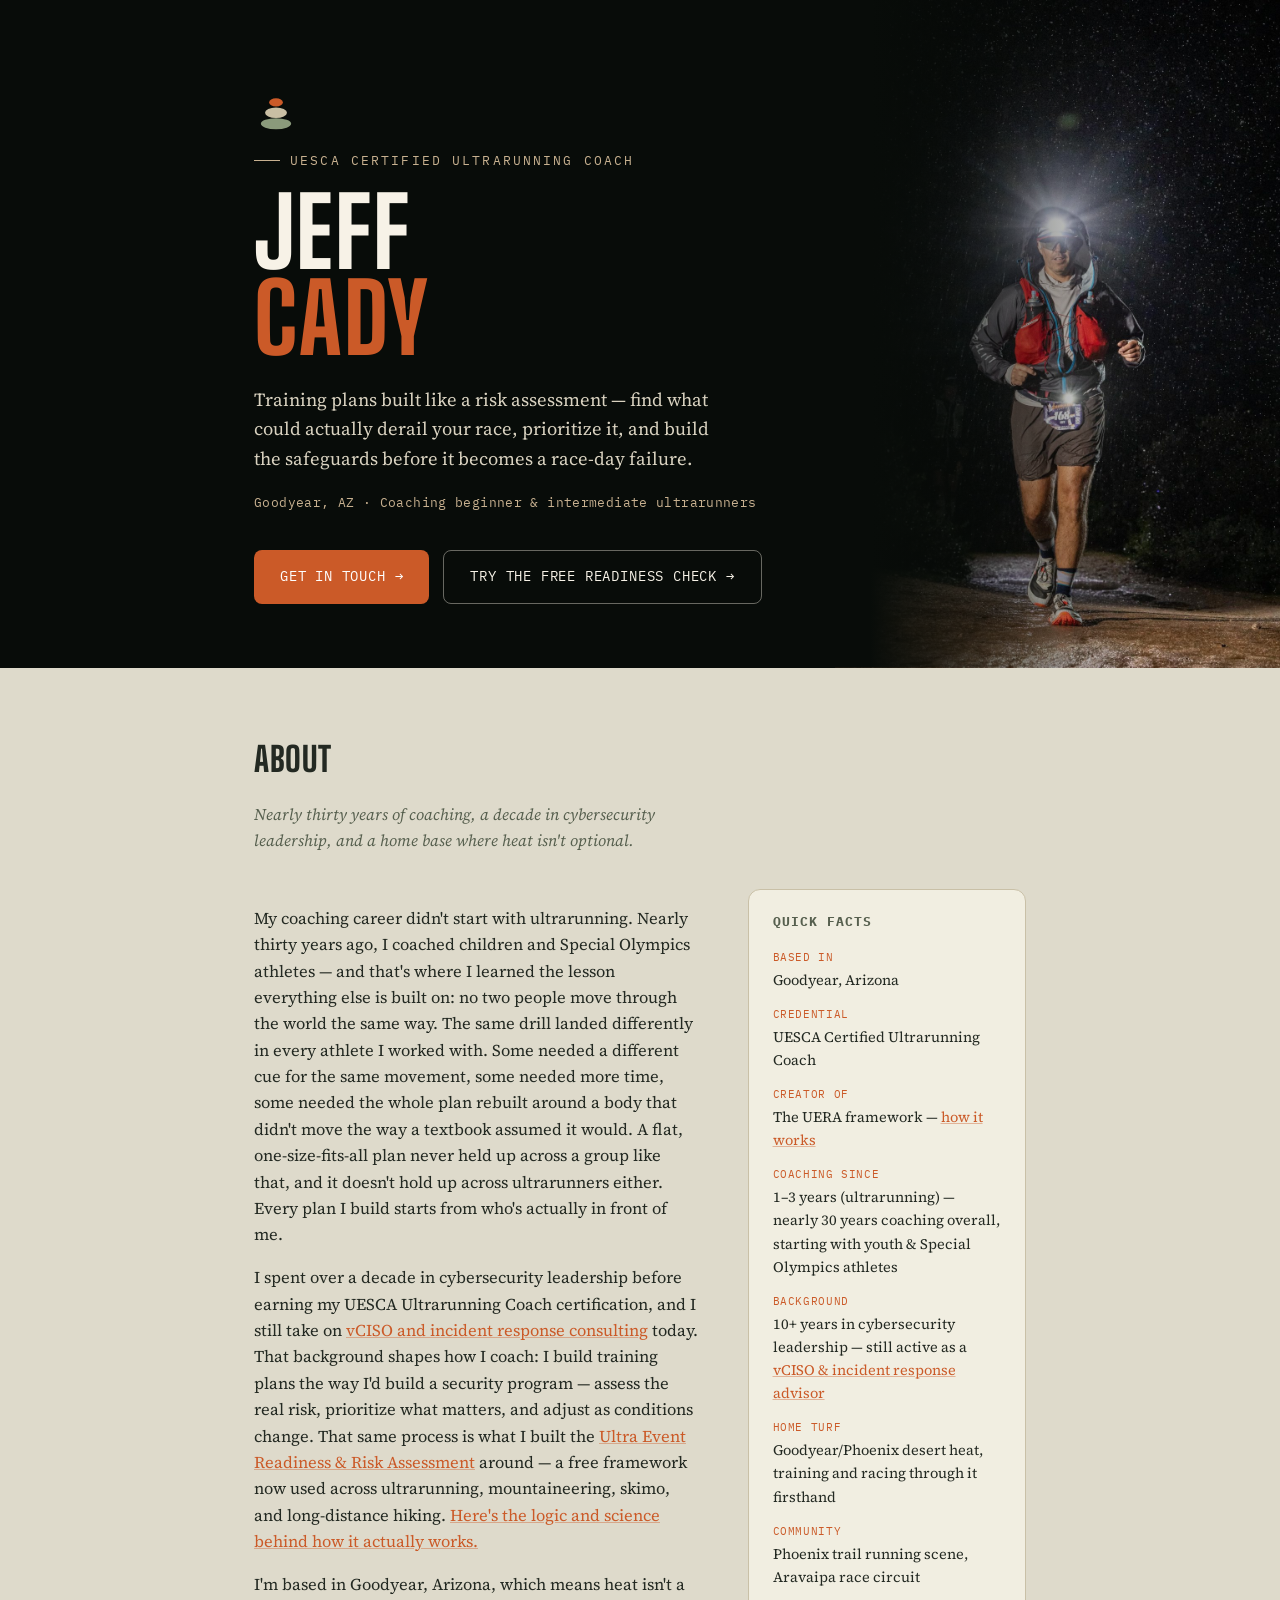
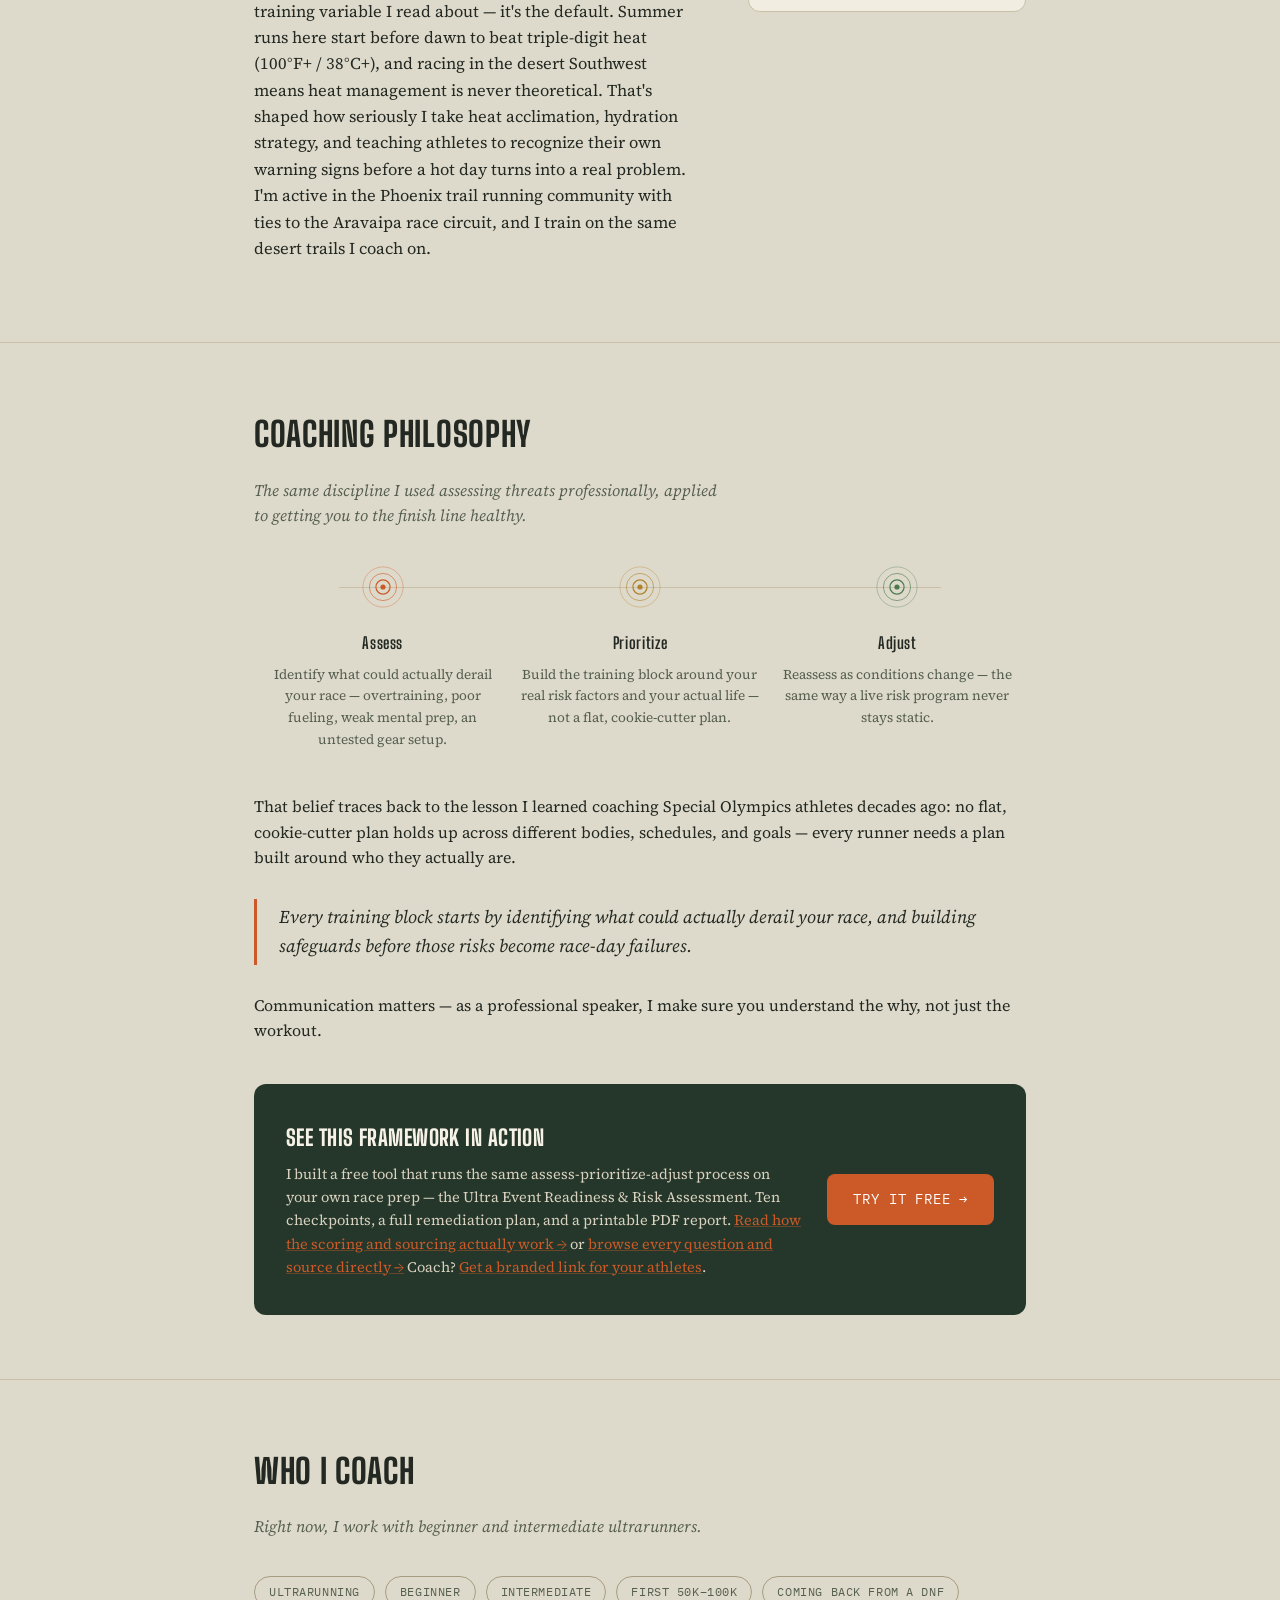
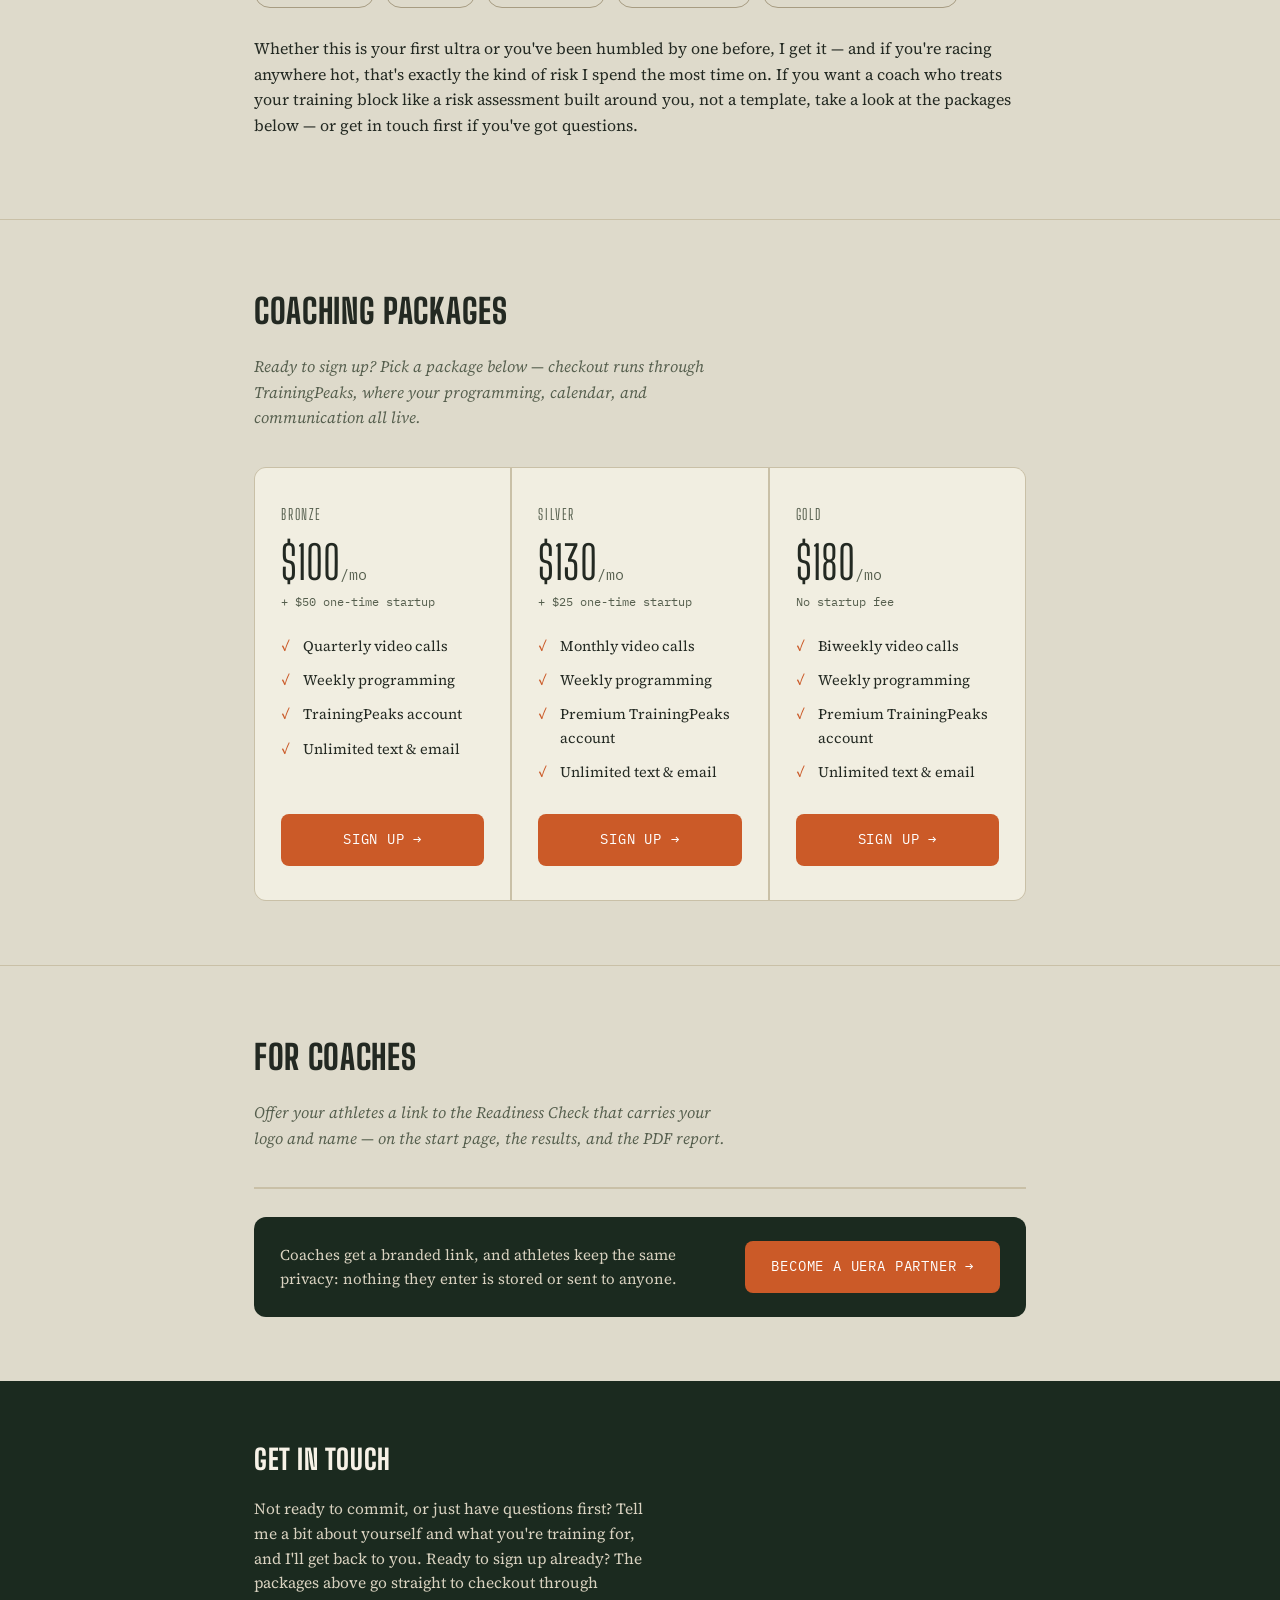
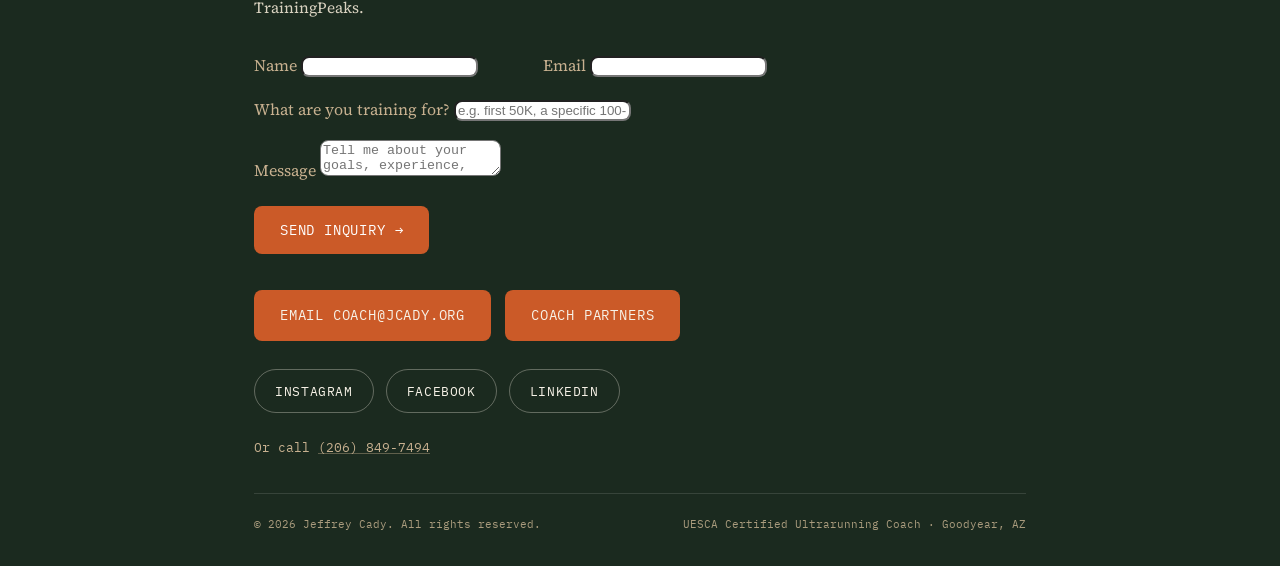
<file: index.html>
<!DOCTYPE html>
<html lang="en">
<head>
<meta charset="UTF-8">
<meta name="viewport" content="width=device-width, initial-scale=1.0">
<title>Jeff Cady — UESCA Certified Ultrarunning Coach</title>
<link rel="icon" href="favicon.svg" type="image/svg+xml">
<meta name="description" content="UESCA certified ultrarunning coach based in Goodyear, AZ. Training plans built like a risk assessment — find what could derail your race, then build the safeguards before it does.">
<link rel="preconnect" href="https://fonts.googleapis.com">
<link rel="preconnect" href="https://fonts.gstatic.com" crossorigin>
<link href="https://fonts.googleapis.com/css2?family=Big+Shoulders+Display:wght@600;700;800&family=Source+Serif+4:ital,opsz,wght@0,8..60,400;0,8..60,600;1,8..60,400&family=IBM+Plex+Mono:wght@400;500;600&display=swap" rel="stylesheet">
<link rel="stylesheet" href="theme.css">
<script src="theme.js"></script>
<style>
  /* Page-specific styles only — shared tokens, resets, type,
     layout shell, hero mechanism, and buttons live in theme.css */

  /* This page's name is two short words, so it can run bigger
     than the theme's default hero heading size. */
  .hero{
    padding:88px 0 64px;
    /* Night-race portrait on the right; the left fades to solid so the
       name and buttons never sit on top of the photo. Previous photo is
       still in the repo as hero-photo.jpg. */
    background-color:#080c09;
    background-image:
      linear-gradient(90deg, #080c09 0%, #080c09 68%, rgba(8,12,9,0.6) 76%, rgba(8,12,9,0) 90%),
      url('hero-photo-night.jpg');
    background-repeat:no-repeat;
    background-size:auto 100%;
    background-position:right center;
  }
  @media (max-width:980px){
    /* Tablet and phone: photo across the top, fading into the text below it. */
    .hero{
      padding-top:400px;
      background-image:
        linear-gradient(90deg, #080c09 calc(50% - 260px), rgba(8,12,9,0) calc(50% - 130px), rgba(8,12,9,0) calc(50% + 130px), #080c09 calc(50% + 260px)),
        linear-gradient(180deg, rgba(8,12,9,0) 0, rgba(8,12,9,0) 300px, #080c09 620px),
        url('hero-photo-night.jpg');
      background-size:auto, auto, min(100%, 520px) auto;
      background-position:top center;
    }
  }
  @media (max-width:520px){
    .hero{
      padding-top:330px;
      background-image:
        linear-gradient(180deg, rgba(8,12,9,0) 0, rgba(8,12,9,0) 250px, #080c09 520px),
        url('hero-photo-night.jpg');
      background-size:auto, 100% auto;
    }
  }
  .hero::before{display:none;}
  .hero h1{font-size:clamp(52px, 11vw, 96px); line-height:0.9;}

  .hero-meta{
    font-family:'IBM Plex Mono', monospace;
    font-size:12.5px;
    color:var(--dim);
    margin-top:18px;
    letter-spacing:0.03em;
  }

  /* ---------- ABOUT ---------- */
  .about-grid{display:grid;grid-template-columns:1.6fr 1fr;gap:48px;align-items:start;}
  .about-grid p{font-size:16.5px;margin-bottom:16px;}
  .facts h3{font-size:13px;letter-spacing:0.08em;color:var(--ink-soft);margin-bottom:16px;font-family:'IBM Plex Mono';text-transform:uppercase;}
  .facts dl{margin:0;}
  .facts dt{font-family:'IBM Plex Mono';font-size:10.5px;letter-spacing:0.06em;text-transform:uppercase;color:var(--accent);margin-top:14px;}
  .facts dt:first-child{margin-top:0;}
  .facts dd{margin:3px 0 0;font-size:14.5px;}
  .facts dd a, #about > .wrap > .about-grid > div > p a{
    color:var(--accent);text-decoration:underline;text-decoration-color:rgba(203,90,40,0.4);
  }
  .facts dd a:hover, #about > .wrap > .about-grid > div > p a:hover{text-decoration-color:var(--accent);}

  @media (max-width:700px){
    .about-grid{grid-template-columns:1fr;}
  }

  /* ---------- PHILOSOPHY / SIGNATURE ---------- */
  .process{
    display:flex;align-items:flex-start;justify-content:space-between;
    margin:8px 0 44px;position:relative;
  }
  .process::before{
    content:"";position:absolute;top:22px;left:11%;right:11%;height:1px;
    background:var(--line-soft);z-index:0;
  }
  .process-step{
    position:relative;z-index:1;flex:1;text-align:center;padding:0 8px;
  }
  .process-step .ring{width:44px;height:44px;margin:0 auto 14px;}
  .process-step h4{
    font-family:'Big Shoulders Display';font-size:16px;letter-spacing:0.04em;
    color:var(--ink);margin-bottom:8px;
  }
  .process-step p{font-size:13.5px;color:var(--ink-soft);margin:0;}

  .philosophy-quote{
    border-left:3px solid var(--accent);
    padding:4px 0 4px 22px;
    margin:28px 0;
    font-size:18px;
    font-style:italic;
    color:var(--ink);
  }

  .tool-callout{
    background:var(--pine-2);
    color:var(--cream);
    padding:36px 32px;
    border-radius:var(--radius-md);
    margin-top:40px;
    display:flex;
    flex-wrap:wrap;
    gap:24px;
    align-items:center;
    justify-content:space-between;
  }
  .tool-callout .copy{flex:1;min-width:240px;}
  .tool-callout h3{font-size:22px;color:var(--cream);margin-bottom:8px;}
  .tool-callout p{font-size:14.5px;color:#d9d2c0;margin:0;}
  .tool-callout p a{color:var(--accent);text-decoration:underline;text-decoration-color:rgba(203,90,40,0.4);}
  .tool-callout p a:hover{text-decoration-color:var(--accent);}

  /* ---------- FOOTER / CONTACT (page-specific parts) ---------- */
  .contact-row{display:flex;flex-wrap:wrap;gap:14px;margin-bottom:28px;}
  .social-links{display:flex;gap:12px;flex-wrap:wrap;margin-bottom:24px;}
  .social-links a{
    font-family:'IBM Plex Mono';font-size:12.5px;letter-spacing:0.05em;text-transform:uppercase;
    color:var(--cream);text-decoration:none;
    border:1px solid rgba(247,242,231,0.32);padding:11px 20px;border-radius:22px;
    transition:border-color .15s ease, color .15s ease, background .15s ease;
  }
  .social-links a:hover{border-color:var(--accent);color:var(--accent);background:rgba(203,90,40,0.1);}
  .phone-line{
    font-family:'IBM Plex Mono';font-size:12.5px;color:var(--dim);margin-bottom:20px;
  }
  .phone-line a{color:var(--dim);text-decoration:underline;text-decoration-color:rgba(200,177,144,0.4);}
  .phone-line a:hover{color:var(--accent);text-decoration-color:var(--accent);}

  /* ---------- INQUIRY FORM ---------- */
  .inquiry-form{
    display:grid;grid-template-columns:1fr 1fr;gap:18px;
    max-width:560px;margin-bottom:36px;
  }
  .inquiry-form .field:nth-child(3),
  .inquiry-form .field:nth-child(4){grid-column:1 / -1;}
  .inquiry-form button{grid-column:1 / -1;justify-self:start;margin-top:4px;}
  .form-status{
    background:rgba(75,122,78,0.18);border:1px solid var(--low);color:var(--cream);
    padding:14px 18px;margin-bottom:24px;max-width:560px;
    font-family:'IBM Plex Mono', monospace;font-size:13px;
  }
  @media (max-width:560px){
    .inquiry-form{grid-template-columns:1fr;}
    .inquiry-form .field:nth-child(3), .inquiry-form .field:nth-child(4){grid-column:auto;}
  }

  /* ---------- UERA COACH PARTNERS ---------- */
  .partner-grid{display:grid;grid-template-columns:repeat(auto-fit,minmax(240px,1fr));gap:2px;background:var(--line-soft);border:1px solid var(--line-soft);margin-bottom:28px;}
  .partner-card{background:var(--paper-2);padding:22px;display:flex;flex-direction:column;gap:10px;}
  .partner-card .plogo{height:44px;display:flex;align-items:center;}
  .partner-card .plogo img{max-height:44px;max-width:170px;width:auto;height:auto;display:block;}
  .partner-card h4{font-family:'Big Shoulders Display',sans-serif;font-size:20px;font-weight:700;margin:0;}
  .partner-card p{font-size:14px;color:var(--ink-soft);margin:0;flex:1;}
  .partner-card .plinks{display:flex;gap:16px;flex-wrap:wrap;font-family:'IBM Plex Mono',monospace;font-size:12.5px;}
  .partner-card .plinks a{color:var(--accent);}
  .partner-cta{display:flex;flex-wrap:wrap;gap:16px;align-items:center;justify-content:space-between;background:var(--pine);color:var(--cream);padding:24px 26px;}
  .partner-cta p{margin:0;max-width:56ch;font-size:15px;color:#d9d2c0;}

  /* ---------- COACHING PACKAGES ---------- */
  .packages-grid{
    display:grid;grid-template-columns:repeat(3,1fr);gap:2px;
    background:var(--line-soft);border:1px solid var(--line-soft);
  }
  .package-card{
    background:var(--paper-2);padding:34px 26px;
    display:flex;flex-direction:column;
  }
  .package-name{
    font-family:'Big Shoulders Display';font-size:15px;letter-spacing:0.12em;
    text-transform:uppercase;color:var(--ink-soft);margin-bottom:14px;
  }
  .package-price{
    font-family:'Big Shoulders Display';font-size:46px;color:var(--ink);
    line-height:1;margin-bottom:6px;
  }
  .package-price span{
    font-size:15px;font-family:'IBM Plex Mono', monospace;text-transform:none;
    letter-spacing:0;color:var(--ink-soft);
  }
  .package-startup{
    font-family:'IBM Plex Mono', monospace;font-size:12px;color:var(--ink-soft);
    margin-bottom:24px;min-height:16px;
  }
  .package-features{
    list-style:none;padding:0;margin:0 0 30px;flex:1;
    display:flex;flex-direction:column;gap:11px;
  }
  .package-features li{
    font-size:14.5px;padding-left:22px;position:relative;
  }
  .package-features li::before{
    content:"\2713";position:absolute;left:0;color:var(--accent);font-weight:600;
  }
  .package-card .btn{width:100%;justify-content:center;text-align:center;}

  @media (max-width:760px){
    .packages-grid{grid-template-columns:1fr;}
  }

  @media (max-width:640px){
    .process{flex-direction:column;gap:28px;}
    .process::before{display:none;}
    .tool-callout{flex-direction:column;align-items:flex-start;}
  }

  /* ---------- Rounded corners (boxes that were square) ----------
     Radius tokens come from theme.css. :where() keeps these at zero
     specificity, so they never override a radius set anywhere else. */
  :where(.packages-grid){border-radius:var(--radius-md);overflow:hidden;} /* package cards stay square inside it */
  :where(.partner-cta){border-radius:var(--radius-md);}
</style>
</head>
<body>

<header class="hero">
  <div class="wrap">
    <a class="site-mark" href="https://www.jcady.org/" aria-label="jcady.org home"><img src="cairn.svg" alt="" width="44" height="44"></a>
    <div class="eyebrow">UESCA Certified Ultrarunning Coach</div>
    <h1>Jeff<br><em>Cady</em></h1>
    <p class="lead">Training plans built like a risk assessment — find what could actually derail your race, prioritize it, and build the safeguards before it becomes a race-day failure.</p>
    <div class="hero-meta">Goodyear, AZ &middot; Coaching beginner &amp; intermediate ultrarunners</div>
    <div class="btn-row">
      <a class="btn" href="#contact">Get in Touch &rarr;</a>
      <a class="btn ghost" href="https://uera.jcady.org/?coach=jeff">Try the Free Readiness Check &rarr;</a>
    </div>
  </div>
</header>

<main>

  <section id="about">
    <div class="wrap">
      <h2 class="section-title">About</h2>
      <p class="section-sub">Nearly thirty years of coaching, a decade in cybersecurity leadership, and a home base where heat isn't optional.</p>

      <div class="about-grid">
        <div>
          <p>My coaching career didn't start with ultrarunning. Nearly thirty years ago, I coached children and Special Olympics athletes — and that's where I learned the lesson everything else is built on: no two people move through the world the same way. The same drill landed differently in every athlete I worked with. Some needed a different cue for the same movement, some needed more time, some needed the whole plan rebuilt around a body that didn't move the way a textbook assumed it would. A flat, one-size-fits-all plan never held up across a group like that, and it doesn't hold up across ultrarunners either. Every plan I build starts from who's actually in front of me.</p>
          <p>I spent over a decade in cybersecurity leadership before earning my UESCA Ultrarunning Coach certification, and I still take on <a href="https://security.jcady.org">vCISO and incident response consulting</a> today. That background shapes how I coach: I build training plans the way I'd build a security program — assess the real risk, prioritize what matters, and adjust as conditions change. That same process is what I built the <a href="https://uera.jcady.org/?coach=jeff">Ultra Event Readiness &amp; Risk Assessment</a> around — a free framework now used across ultrarunning, mountaineering, skimo, and long-distance hiking. <a href="framework.html">Here's the logic and science behind how it actually works.</a></p>
          <p>I'm based in Goodyear, Arizona, which means heat isn't a training variable I read about — it's the default. Summer runs here start before dawn to beat triple-digit heat (100°F+ / 38°C+), and racing in the desert Southwest means heat management is never theoretical. That's shaped how seriously I take heat acclimation, hydration strategy, and teaching athletes to recognize their own warning signs before a hot day turns into a real problem. I'm active in the Phoenix trail running community with ties to the Aravaipa race circuit, and I train on the same desert trails I coach on.</p>
        </div>
        <div class="facts card">
          <h3>Quick Facts</h3>
          <dl>
            <dt>Based In</dt>
            <dd>Goodyear, Arizona</dd>
            <dt>Credential</dt>
            <dd>UESCA Certified Ultrarunning Coach</dd>
            <dt>Creator Of</dt>
            <dd>The UERA framework — <a href="framework.html">how it works</a></dd>
            <dt>Coaching Since</dt>
            <dd>1&ndash;3 years (ultrarunning) &mdash; nearly 30 years coaching overall, starting with youth &amp; Special Olympics athletes</dd>
            <dt>Background</dt>
            <dd>10+ years in cybersecurity leadership — still active as a <a href="https://security.jcady.org">vCISO &amp; incident response advisor</a></dd>
            <dt>Home Turf</dt>
            <dd>Goodyear/Phoenix desert heat, training and racing through it firsthand</dd>
            <dt>Community</dt>
            <dd>Phoenix trail running scene, Aravaipa race circuit</dd>
          </dl>
        </div>
      </div>
    </div>
  </section>

  <section id="philosophy">
    <div class="wrap">
      <h2 class="section-title">Coaching Philosophy</h2>
      <p class="section-sub">The same discipline I used assessing threats professionally, applied to getting you to the finish line healthy.</p>

      <div class="process">
        <div class="process-step">
          <div class="ring" data-ring="#CB5A28"></div>
          <h4>Assess</h4>
          <p>Identify what could actually derail your race — overtraining, poor fueling, weak mental prep, an untested gear setup.</p>
        </div>
        <div class="process-step">
          <div class="ring" data-ring="#B2812A"></div>
          <h4>Prioritize</h4>
          <p>Build the training block around your real risk factors and your actual life — not a flat, cookie-cutter plan.</p>
        </div>
        <div class="process-step">
          <div class="ring" data-ring="#4B7A4E"></div>
          <h4>Adjust</h4>
          <p>Reassess as conditions change — the same way a live risk program never stays static.</p>
        </div>
      </div>

      <p>That belief traces back to the lesson I learned coaching Special Olympics athletes decades ago: no flat, cookie-cutter plan holds up across different bodies, schedules, and goals — every runner needs a plan built around who they actually are.</p>

      <p class="philosophy-quote">Every training block starts by identifying what could actually derail your race, and building safeguards before those risks become race-day failures.</p>

      <p>Communication matters — as a professional speaker, I make sure you understand the why, not just the workout.</p>

      <div class="tool-callout">
        <div class="copy">
          <h3>See this framework in action</h3>
          <p>I built a free tool that runs the same assess-prioritize-adjust process on your own race prep — the Ultra Event Readiness &amp; Risk Assessment. Ten checkpoints, a full remediation plan, and a printable PDF report. <a href="framework.html">Read how the scoring and sourcing actually work &rarr;</a> or <a href="questions.html">browse every question and source directly &rarr;</a> Coach? <a href="partners.html">Get a branded link for your athletes</a>.</p>
        </div>
        <a class="btn" href="https://uera.jcady.org/?coach=jeff">Try It Free &rarr;</a>
      </div>
    </div>
  </section>

  <section id="coaching">
    <div class="wrap">
      <h2 class="section-title">Who I Coach</h2>
      <p class="section-sub">Right now, I work with beginner and intermediate ultrarunners.</p>
      <div class="pill-row" style="margin-bottom:28px;">
        <span>Ultrarunning</span>
        <span>Beginner</span>
        <span>Intermediate</span>
        <span>First 50K&ndash;100K</span>
        <span>Coming Back From a DNF</span>
      </div>
      <p>Whether this is your first ultra or you've been humbled by one before, I get it — and if you're racing anywhere hot, that's exactly the kind of risk I spend the most time on. If you want a coach who treats your training block like a risk assessment built around you, not a template, take a look at the packages below — or get in touch first if you've got questions.</p>
    </div>
  </section>

  <section id="packages">
    <div class="wrap">
      <h2 class="section-title">Coaching Packages</h2>
      <p class="section-sub">Ready to sign up? Pick a package below — checkout runs through TrainingPeaks, where your programming, calendar, and communication all live.</p>

      <div class="packages-grid">
        <div class="package-card">
          <div class="package-name">Bronze</div>
          <div class="package-price">$100<span>/mo</span></div>
          <div class="package-startup">+ $50 one-time startup</div>
          <ul class="package-features">
            <li>Quarterly video calls</li>
            <li>Weekly programming</li>
            <li>TrainingPeaks account</li>
            <li>Unlimited text &amp; email</li>
          </ul>
          <a class="btn" href="https://checkout.trainingpeaks.com/product/fa7d87b4-37cd-4fff-86c9-94c279e840ec" target="_blank" rel="noopener">Sign Up &rarr;</a>
        </div>

        <div class="package-card">
          <div class="package-name">Silver</div>
          <div class="package-price">$130<span>/mo</span></div>
          <div class="package-startup">+ $25 one-time startup</div>
          <ul class="package-features">
            <li>Monthly video calls</li>
            <li>Weekly programming</li>
            <li>Premium TrainingPeaks account</li>
            <li>Unlimited text &amp; email</li>
          </ul>
          <a class="btn" href="https://checkout.trainingpeaks.com/product/b3e2604d-a844-4b4e-85df-d544a446a9f3" target="_blank" rel="noopener">Sign Up &rarr;</a>
        </div>

        <div class="package-card">
          <div class="package-name">Gold</div>
          <div class="package-price">$180<span>/mo</span></div>
          <div class="package-startup">No startup fee</div>
          <ul class="package-features">
            <li>Biweekly video calls</li>
            <li>Weekly programming</li>
            <li>Premium TrainingPeaks account</li>
            <li>Unlimited text &amp; email</li>
          </ul>
          <a class="btn" href="https://checkout.trainingpeaks.com/product/fa2227bb-a117-439f-84ff-10e4fa1d51db" target="_blank" rel="noopener">Sign Up &rarr;</a>
        </div>
      </div>
    </div>
  </section>

  <section id="partners">
    <div class="wrap">
      <h2 class="section-title" id="partnersTitle">For Coaches</h2>
      <p class="section-sub" id="partnersSub">Offer your athletes a link to the Readiness Check that carries your logo and name &mdash; on the start page, the results, and the PDF report.</p>
      <div id="partnerGrid" class="partner-grid" hidden></div>
      <div class="partner-cta">
        <p>Coaches get a branded link, and athletes keep the same privacy: nothing they enter is stored or sent to anyone.</p>
        <a class="btn" href="partners.html">Become a UERA Partner &rarr;</a>
      </div>
    </div>
  </section>


</main>

<footer id="contact" class="site-footer-full">
  <div class="wrap">
    <h2>Get In Touch</h2>
    <p class="lead-f">Not ready to commit, or just have questions first? Tell me a bit about yourself and what you're training for, and I'll get back to you. Ready to sign up already? The packages above go straight to checkout through TrainingPeaks.</p>

    <div id="formStatus" class="form-status" hidden>Thanks — that's sent. I'll get back to you soon.</div>

    <form id="inquiryForm" class="inquiry-form" action="https://formspree.io/f/moeqvykw" method="POST">
      <div class="field">
        <label for="inq-name">Name</label>
        <input type="text" id="inq-name" name="name" required autocomplete="name">
      </div>
      <div class="field">
        <label for="inq-email">Email</label>
        <input type="email" id="inq-email" name="email" required autocomplete="email">
      </div>
      <div class="field">
        <label for="inq-goal">What are you training for?</label>
        <input type="text" id="inq-goal" name="training_for" placeholder="e.g. first 50K, a specific 100-miler, coming back from injury">
      </div>
      <div class="field">
        <label for="inq-message">Message</label>
        <textarea id="inq-message" name="message" required placeholder="Tell me about your goals, experience, and what you're looking for in a coach."></textarea>
      </div>

      <!-- Spam trap: real visitors never fill this in; bots often do. -->
      <input type="text" name="_gotcha" style="display:none" tabindex="-1" autocomplete="off">
      <input type="hidden" name="_subject" value="New coaching inquiry — jcady.org">
      <input type="hidden" name="_next" id="inq-next" value="">

      <button type="submit" class="btn">Send Inquiry &rarr;</button>
    </form>

    <div class="contact-row">
      <a class="btn ghost-dark" href="mailto:coach@jcady.org">Email coach@jcady.org</a>
      <a class="btn ghost-dark" href="partners.html">Coach partners</a>
    </div>

    <div class="social-links">
      <a href="https://www.instagram.com/jeffreycady/" target="_blank" rel="noopener">Instagram</a>
      <a href="https://www.facebook.com/jeffrey.cady" target="_blank" rel="noopener">Facebook</a>
      <a href="https://www.linkedin.com/in/jeffreycady/" target="_blank" rel="noopener">LinkedIn</a>
    </div>

    <div class="phone-line">Or call <a href="tel:2068497494">(206) 849-7494</a></div>

    <div class="footer-bottom">
      <span>&copy; 2026 Jeffrey Cady. All rights reserved.</span>
      <span>UESCA Certified Ultrarunning Coach &middot; Goodyear, AZ</span>
    </div>
  </div>
</footer>

<script>
  document.querySelectorAll('.ring[data-ring]').forEach(el=>{
    el.innerHTML = waypointIcon(el.dataset.ring, 44);
  });


  // ---- UERA coach partners ----
  // The single list of partners lives in the UERA repo (partners/partners.json).
  // Only coaches who opted in to being listed (listed:true) appear here. The section
  // simply shows the "become a partner" invitation if the list is empty or unreachable.
  (function(){
    var grid = document.getElementById('partnerGrid');
    if(!grid || !window.fetch) return;
    var BASE = 'https://uera.jcady.org/';
    var okUrl = /^https:\/\//, okLogo = /^partners\/[a-z0-9-]+\.(png|svg|webp|jpe?g)$/, okSlug = /^[a-z][a-z0-9-]{1,30}$/;
    function el(tag, cls, text){ var e=document.createElement(tag); if(cls) e.className=cls; if(text) e.textContent=text; return e; }
    function link(href, text){ var a=el('a',null,text); a.href=href; a.target='_blank'; a.rel='noopener'; return a; }
    fetch(BASE + 'partners/partners.json', {cache:'no-cache'}).then(function(r){
      return r.ok ? r.json() : null;
    }).then(function(data){
      var list = data && data.partners;
      if(!list || typeof list !== 'object') return;
      var shown = 0;
      Object.keys(list).forEach(function(slug){
        var p = list[slug];
        if(!p || p.listed !== true || !okSlug.test(slug) || !okUrl.test(p.url||'') || !p.name) return;
        var card = el('div','partner-card');
        if(p.logo && okLogo.test(p.logo)){
          var box = el('div','plogo'), img = document.createElement('img');
          img.src = BASE + p.logo; img.alt = p.name + ' logo'; img.onerror = function(){ box.remove(); };
          box.appendChild(img); card.appendChild(box);
        }
        card.appendChild(el('h4',null,String(p.name).slice(0,80)));
        if(p.blurb) card.appendChild(el('p',null,String(p.blurb).slice(0,300)));
        var links = el('div','plinks');
        links.appendChild(link(p.url,'Visit site \u2192'));
        links.appendChild(link(BASE + '?coach=' + slug,'Try UERA with ' + String(p.name).slice(0,80) + ' \u2192'));
        card.appendChild(links); grid.appendChild(card); shown++;
      });
      if(shown){
        grid.hidden = false;
        document.getElementById('partnersTitle').textContent = 'UERA Coach Partners';
        document.getElementById('partnersSub').textContent = 'Coaches who share the Readiness Check with their athletes. Each link opens UERA with that coach\u2019s name and logo.';
      }
    }).catch(function(){});
  })();

  // Point Formspree's redirect back at this exact page, whatever domain
  // it ends up live on, and land on the contact section with ?sent=true.
  const nextField = document.getElementById('inq-next');
  if(nextField){
    nextField.value = window.location.origin + window.location.pathname + '?sent=true#contact';
  }

  // If we just got redirected back from a successful submission, show
  // the confirmation banner and clean the URL up.
  if(window.location.search.includes('sent=true')){
    const status = document.getElementById('formStatus');
    if(status) status.hidden = false;
    const form = document.getElementById('inquiryForm');
    if(form) form.hidden = true;
    history.replaceState(null, '', window.location.pathname + '#contact');
  }
</script>

<script data-goatcounter="https://jcady.goatcounter.com/count"
        async src="//gc.zgo.at/count.js"></script>
</body>
</html>
</file>
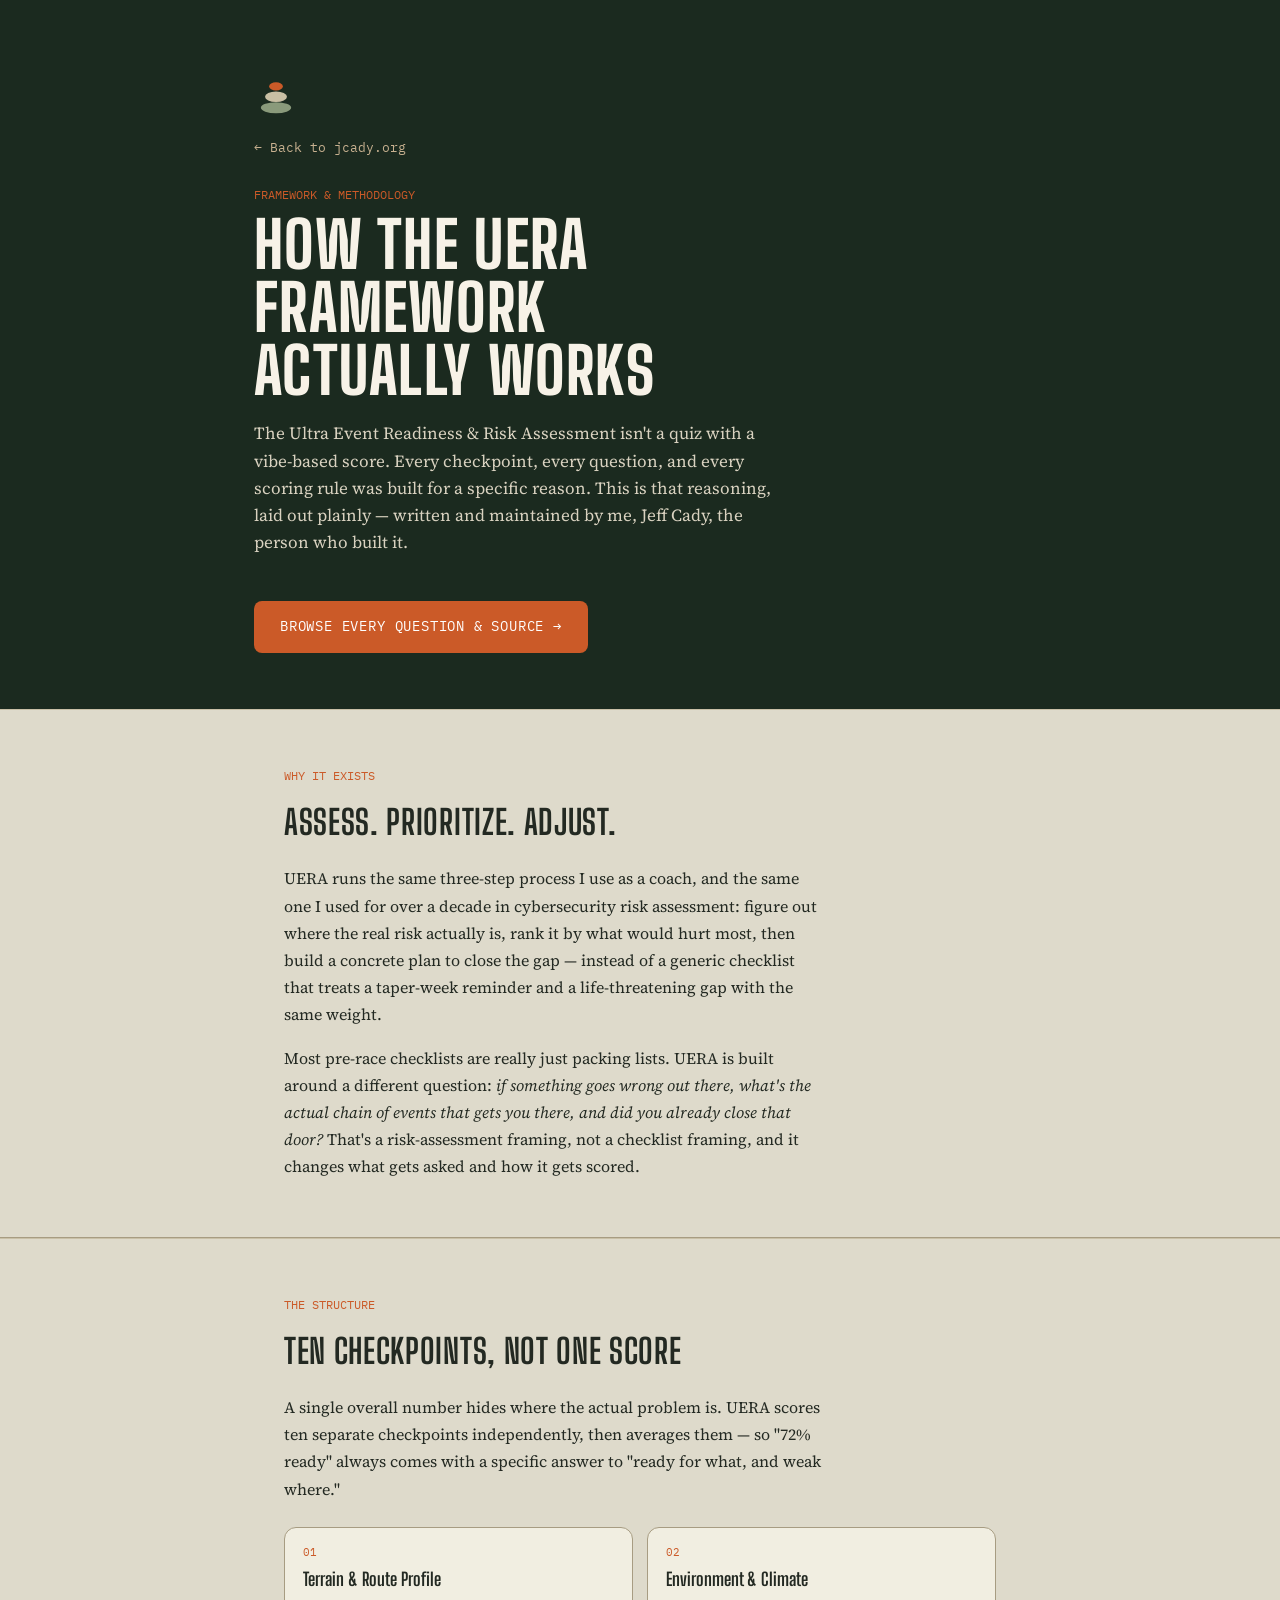
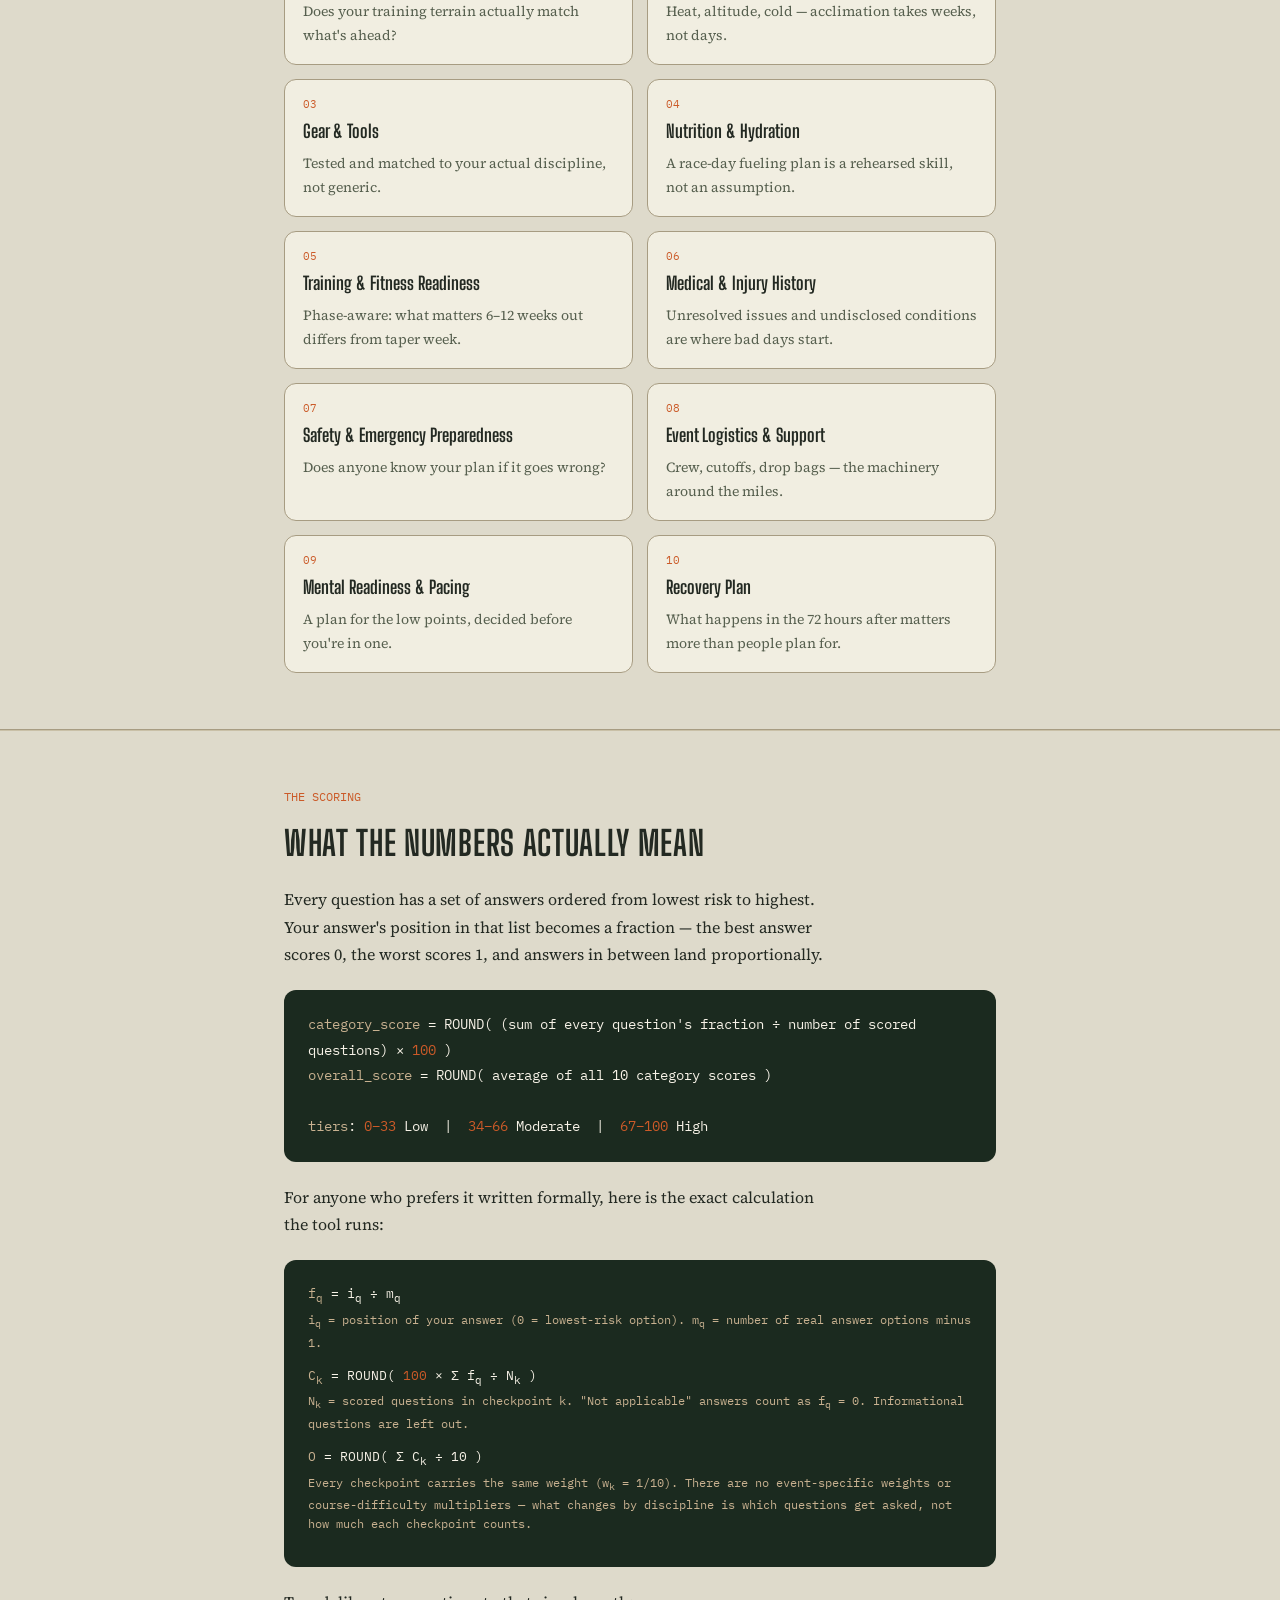
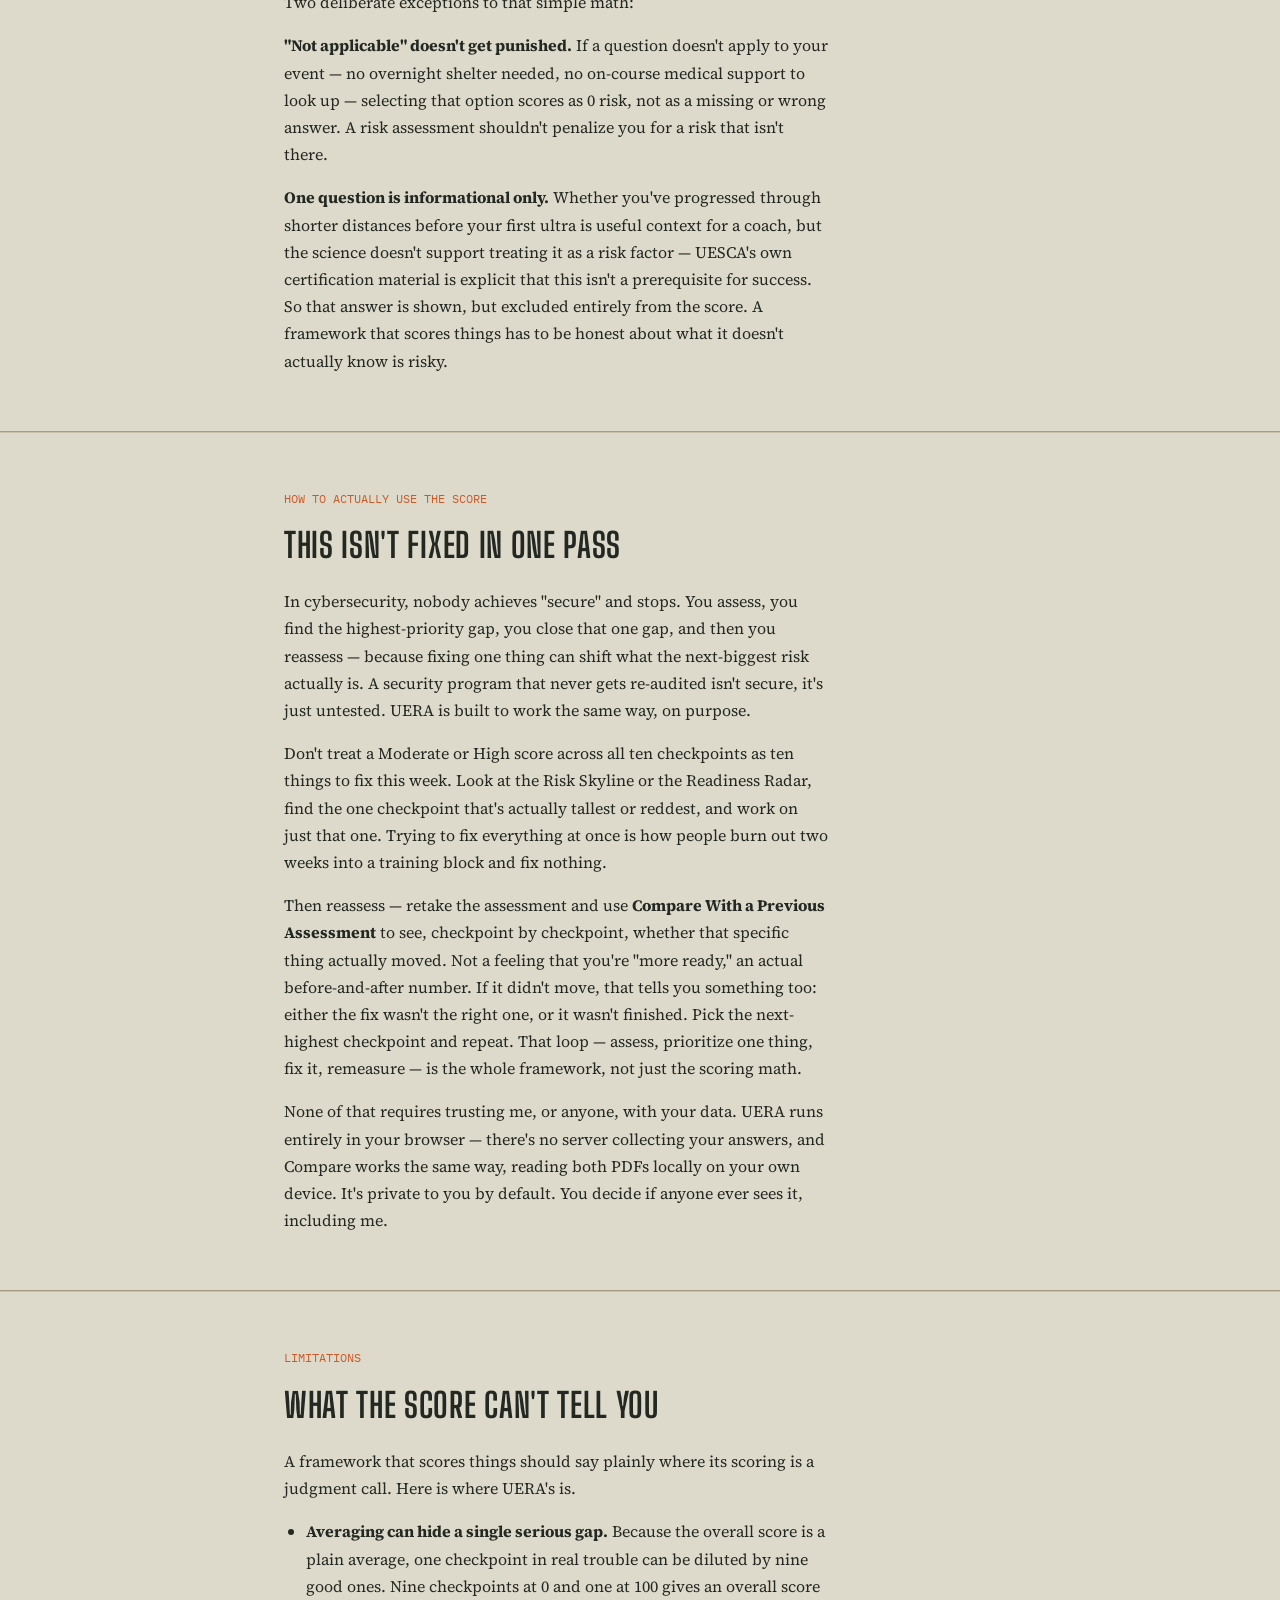
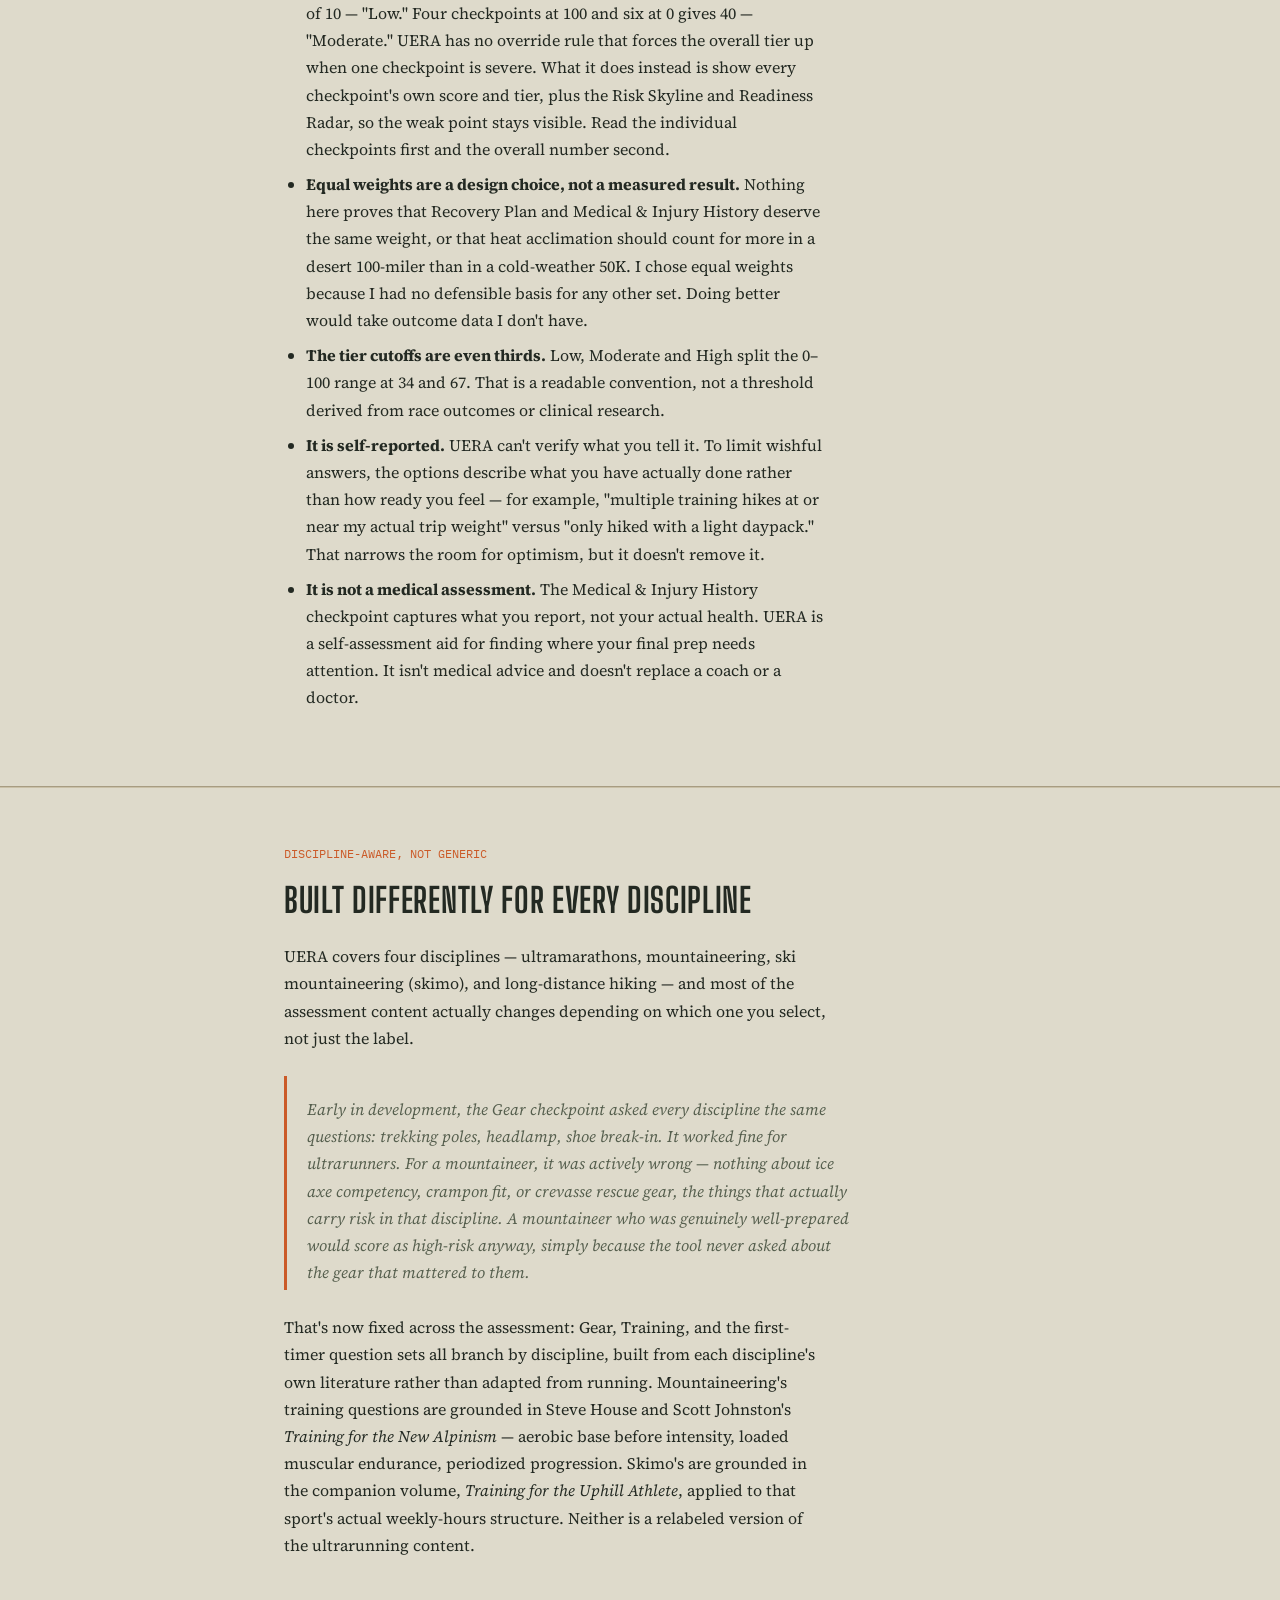
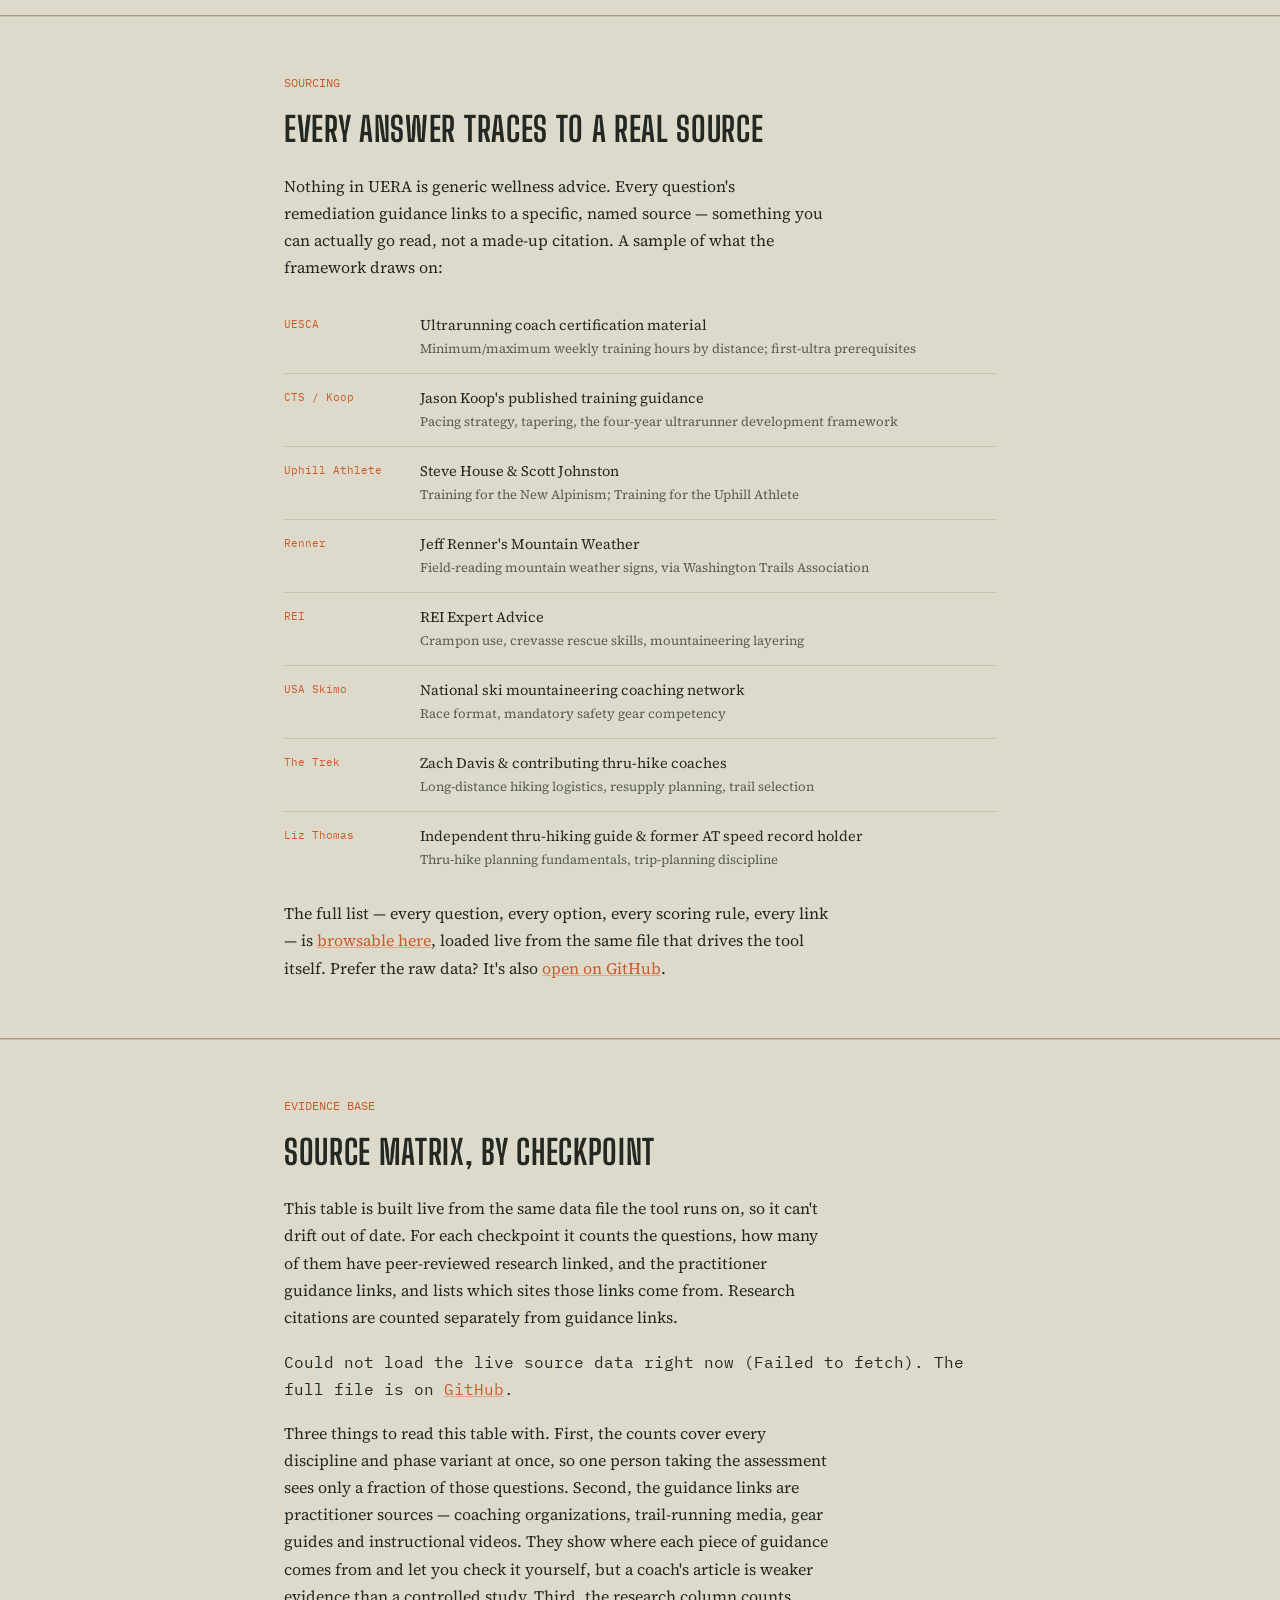
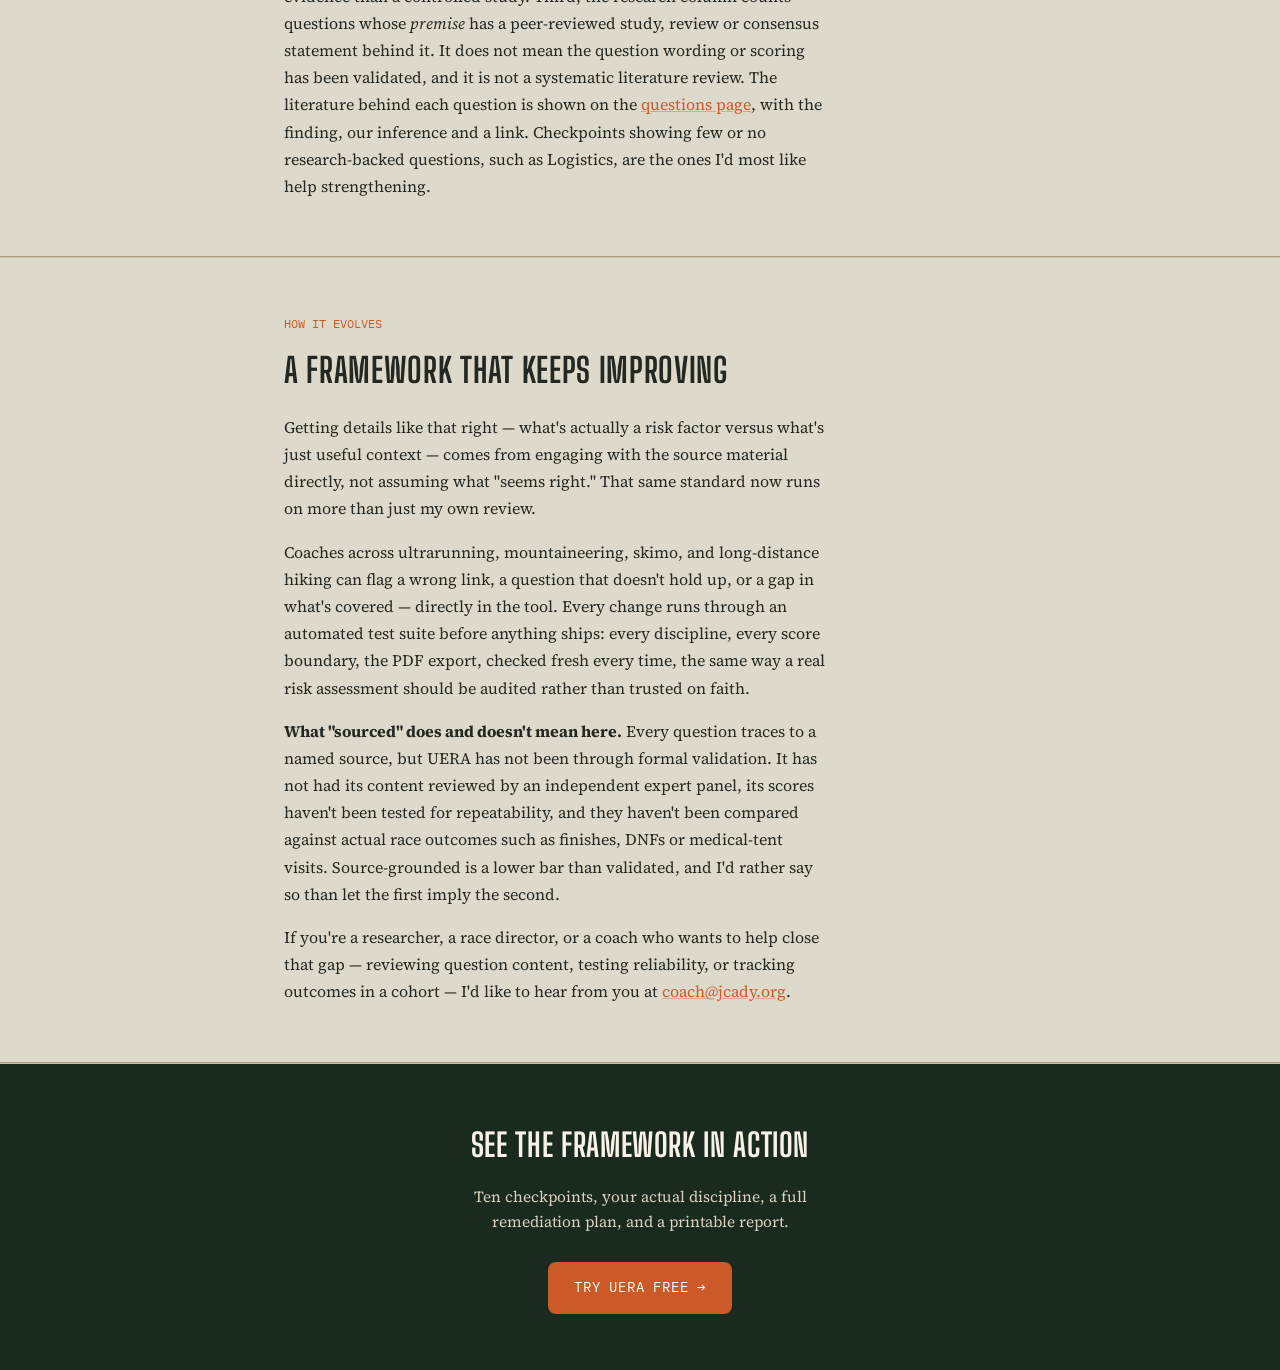
<file: framework.html>
<!DOCTYPE html>
<html lang="en">
<head>
<meta charset="UTF-8">
<meta name="viewport" content="width=device-width, initial-scale=1.0">
<title>The UERA Framework &mdash; Logic, Scoring &amp; Sources | Jeff Cady</title>
<link rel="icon" href="favicon.svg" type="image/svg+xml">
<meta name="description" content="How the Ultra Event Readiness &amp; Risk Assessment actually works: the scoring math, why the checkpoints differ by discipline, and the real sources behind every question.">
<link rel="preconnect" href="https://fonts.googleapis.com">
<link rel="preconnect" href="https://fonts.gstatic.com" crossorigin>
<link href="https://fonts.googleapis.com/css2?family=Big+Shoulders+Display:wght@600;700;800&family=Source+Serif+4:ital,opsz,wght@0,8..60,400;0,8..60,600;1,8..60,400&family=IBM+Plex+Mono:wght@400;500;600&display=swap" rel="stylesheet">
<link rel="stylesheet" href="theme.css">
<script src="theme.js"></script>
<style>
  .fw-hero{
    background:var(--pine);
    color:var(--cream);
    padding:72px 0 56px;
    position:relative;
    overflow:hidden;
  }
  .fw-hero::before{
    content:'';
    position:absolute;inset:0;
    background-image:var(--contour-pattern);
    background-size:600px;
    opacity:0.08;
    pointer-events:none;
  }
  .fw-hero .wrap{position:relative;}
  .fw-back{
    display:inline-flex;align-items:center;gap:6px;
    font-family:'IBM Plex Mono',monospace;font-size:12.5px;color:#c8b190;
    text-decoration:none;margin-bottom:28px;
  }
  .fw-back:hover{color:var(--accent);}
  .fw-hero h1{
    font-family:'Big Shoulders Display',sans-serif;
    font-weight:800;
    font-size:clamp(38px,6vw,64px);
    line-height:0.98;
    margin-bottom:18px;
    max-width:14ch;
  }
  .fw-hero .lede{
    font-size:17px;color:#d9d2c0;max-width:58ch;line-height:1.6;
  }
  .fw-section{padding:56px 0;border-bottom:1px solid var(--line);}
  .fw-section:last-of-type{border-bottom:none;}
  .fw-section .wrap{max-width:760px;}
  .fw-section h2{
    font-family:'Big Shoulders Display',sans-serif;
    font-weight:700;font-size:clamp(26px,4vw,34px);
    margin-bottom:6px;
  }
  .fw-kicker{
    font-family:'IBM Plex Mono',monospace;font-size:12px;color:var(--accent);
    margin-bottom:10px;
  }
  .fw-section p{font-size:16px;line-height:1.7;color:var(--ink);margin-bottom:16px;max-width:68ch;}
  .fw-section p a{color:var(--accent);text-decoration:underline;text-decoration-color:rgba(203,90,40,0.4);}
  .fw-section p a:hover{text-decoration-color:var(--accent);}
  .fw-section p:last-child{margin-bottom:0;}
  .fw-section ul{margin:0 0 18px;padding-left:22px;max-width:68ch;}
  .fw-section li{font-size:16px;line-height:1.7;color:var(--ink);margin-bottom:8px;}
  .fw-section li a{color:var(--accent);text-decoration:underline;text-decoration-color:rgba(203,90,40,0.4);}
  .fw-section li a:hover{text-decoration-color:var(--accent);}
  .matrix-wrap{overflow-x:auto;margin:22px 0 14px;border:1px solid var(--line);background:var(--paper-2);}
  .matrix{width:100%;border-collapse:collapse;font-size:14px;min-width:620px;}
  .matrix caption{text-align:left;padding:12px 14px;font-family:'IBM Plex Mono',monospace;font-size:12px;color:var(--ink-soft);border-bottom:1px solid var(--line);}
  .matrix th,.matrix td{padding:11px 14px;text-align:left;vertical-align:top;border-top:1px solid var(--line-soft);line-height:1.5;}
  .matrix thead th{font-family:'IBM Plex Mono',monospace;font-size:11.5px;font-weight:600;letter-spacing:0.04em;text-transform:uppercase;color:var(--ink);border-top:none;background:rgba(0,0,0,0.04);}
  .matrix tbody th{font-weight:600;color:var(--ink);}
  .matrix td.num{font-family:'IBM Plex Mono',monospace;text-align:right;white-space:nowrap;}
  .matrix .doms{font-family:'IBM Plex Mono',monospace;font-size:12.5px;color:var(--ink-soft);}
  .matrix tfoot td,.matrix tfoot th{font-weight:600;border-top:2px solid var(--line);}
  .matrix-status{font-family:'IBM Plex Mono',monospace;font-size:13px;color:var(--ink-soft);margin:18px 0;}
  .formula-block.notation{font-size:13px;line-height:1.85;}
  .formula-block.notation .note{display:block;color:#c8b190;font-size:12px;line-height:1.6;margin:2px 0 12px;}
  .checkpoint-grid{
    display:grid;grid-template-columns:repeat(2,1fr);gap:14px;margin-top:24px;
  }
  @media (max-width:640px){.checkpoint-grid{grid-template-columns:1fr;}}
  .checkpoint-grid .cp{
    border:1px solid var(--line);padding:16px 18px;background:var(--paper-2);
  }
  .checkpoint-grid .cp .num{
    font-family:'IBM Plex Mono',monospace;font-size:11px;color:var(--accent);
  }
  .checkpoint-grid .cp h4{
    font-family:'Big Shoulders Display',sans-serif;font-size:18px;font-weight:700;
    margin:4px 0 6px;
  }
  .checkpoint-grid .cp p{font-size:14px;margin:0;color:var(--ink-soft);}
  .formula-block{
    background:var(--pine);color:var(--cream);
    padding:22px 24px;margin:22px 0;
    font-family:'IBM Plex Mono',monospace;font-size:13.5px;line-height:1.9;
  }
  .formula-block .step{color:#c8b190;}
  .formula-block .hi{color:var(--accent);}
  .case-study{
    border-left:3px solid var(--accent);padding:4px 0 4px 20px;margin:24px 0;
  }
  .case-study p{font-style:italic;color:var(--ink-soft);}
  .source-list{margin-top:20px;display:flex;flex-direction:column;gap:0;}
  .source-list .src{
    display:flex;gap:16px;padding:13px 0;border-top:1px solid var(--line-soft);
    font-size:14.5px;
  }
  .source-list .src:first-child{border-top:none;}
  .source-list .src .domain{
    font-family:'IBM Plex Mono',monospace;font-size:11px;color:var(--accent);
    width:120px;flex-shrink:0;padding-top:2px;
  }
  .source-list .src .what{color:var(--ink);}
  .source-list .src .what span{color:var(--ink-soft);display:block;font-size:13px;margin-top:2px;}
  .fw-cta{
    background:var(--pine);color:var(--cream);padding:56px 0;text-align:center;
  }
  .fw-cta h2{
    font-family:'Big Shoulders Display',sans-serif;font-weight:700;font-size:clamp(24px,4vw,32px);
    margin-bottom:14px;
  }
  .fw-cta p{color:#d9d2c0;max-width:52ch;margin:0 auto 28px;font-size:15.5px;}

  /* ---------- Rounded corners (boxes that were square) ----------
     Radius tokens come from theme.css. :where() keeps these at zero
     specificity, so they never override a radius set anywhere else. */
  :where(.checkpoint-grid .cp,.formula-block,.matrix-wrap){border-radius:var(--radius-md);} /* .matrix-wrap already scrolls, so it clips the table */
</style>
</head>
<body>

<section class="fw-hero">
  <div class="wrap">
    <a class="site-mark" href="https://www.jcady.org/" aria-label="jcady.org home"><img src="cairn.svg" alt="" width="44" height="44"></a>
    <a class="fw-back" href="index.html">&larr; Back to jcady.org</a>
    <div class="fw-kicker">FRAMEWORK &amp; METHODOLOGY</div>
    <h1>How the UERA framework actually works</h1>
    <p class="lede">The Ultra Event Readiness &amp; Risk Assessment isn't a quiz with a vibe-based score. Every checkpoint, every question, and every scoring rule was built for a specific reason. This is that reasoning, laid out plainly &mdash; written and maintained by me, Jeff Cady, the person who built it.</p>
    <a class="btn" href="questions.html" style="margin-top:28px;display:inline-block;">Browse Every Question &amp; Source &rarr;</a>
  </div>
</section>

<section class="fw-section">
  <div class="wrap">
    <div class="fw-kicker">WHY IT EXISTS</div>
    <h2>Assess. Prioritize. Adjust.</h2>
    <p>UERA runs the same three-step process I use as a coach, and the same one I used for over a decade in cybersecurity risk assessment: figure out where the real risk actually is, rank it by what would hurt most, then build a concrete plan to close the gap &mdash; instead of a generic checklist that treats a taper-week reminder and a life-threatening gap with the same weight.</p>
    <p>Most pre-race checklists are really just packing lists. UERA is built around a different question: <em>if something goes wrong out there, what's the actual chain of events that gets you there, and did you already close that door?</em> That's a risk-assessment framing, not a checklist framing, and it changes what gets asked and how it gets scored.</p>
  </div>
</section>

<section class="fw-section">
  <div class="wrap">
    <div class="fw-kicker">THE STRUCTURE</div>
    <h2>Ten checkpoints, not one score</h2>
    <p>A single overall number hides where the actual problem is. UERA scores ten separate checkpoints independently, then averages them &mdash; so "72% ready" always comes with a specific answer to "ready for what, and weak where."</p>
    <div class="checkpoint-grid">
      <div class="cp"><div class="num">01</div><h4>Terrain &amp; Route Profile</h4><p>Does your training terrain actually match what's ahead?</p></div>
      <div class="cp"><div class="num">02</div><h4>Environment &amp; Climate</h4><p>Heat, altitude, cold &mdash; acclimation takes weeks, not days.</p></div>
      <div class="cp"><div class="num">03</div><h4>Gear &amp; Tools</h4><p>Tested and matched to your actual discipline, not generic.</p></div>
      <div class="cp"><div class="num">04</div><h4>Nutrition &amp; Hydration</h4><p>A race-day fueling plan is a rehearsed skill, not an assumption.</p></div>
      <div class="cp"><div class="num">05</div><h4>Training &amp; Fitness Readiness</h4><p>Phase-aware: what matters 6&ndash;12 weeks out differs from taper week.</p></div>
      <div class="cp"><div class="num">06</div><h4>Medical &amp; Injury History</h4><p>Unresolved issues and undisclosed conditions are where bad days start.</p></div>
      <div class="cp"><div class="num">07</div><h4>Safety &amp; Emergency Preparedness</h4><p>Does anyone know your plan if it goes wrong?</p></div>
      <div class="cp"><div class="num">08</div><h4>Event Logistics &amp; Support</h4><p>Crew, cutoffs, drop bags &mdash; the machinery around the miles.</p></div>
      <div class="cp"><div class="num">09</div><h4>Mental Readiness &amp; Pacing</h4><p>A plan for the low points, decided before you're in one.</p></div>
      <div class="cp"><div class="num">10</div><h4>Recovery Plan</h4><p>What happens in the 72 hours after matters more than people plan for.</p></div>
    </div>
  </div>
</section>

<section class="fw-section">
  <div class="wrap">
    <div class="fw-kicker">THE SCORING</div>
    <h2>What the numbers actually mean</h2>
    <p>Every question has a set of answers ordered from lowest risk to highest. Your answer's position in that list becomes a fraction &mdash; the best answer scores 0, the worst scores 1, and answers in between land proportionally.</p>
    <div class="formula-block">
      <span class="step">category_score</span> = ROUND( (sum of every question's fraction &divide; number of scored questions) &times; <span class="hi">100</span> )<br>
      <span class="step">overall_score</span> = ROUND( average of all 10 category scores )<br><br>
      <span class="step">tiers</span>: <span class="hi">0&ndash;33</span> Low &nbsp;|&nbsp; <span class="hi">34&ndash;66</span> Moderate &nbsp;|&nbsp; <span class="hi">67&ndash;100</span> High
    </div>
    <p>For anyone who prefers it written formally, here is the exact calculation the tool runs:</p>
    <div class="formula-block notation">
      <span class="step">f<sub>q</sub></span> = i<sub>q</sub> &divide; m<sub>q</sub>
      <span class="note">i<sub>q</sub> = position of your answer (0 = lowest-risk option). m<sub>q</sub> = number of real answer options minus 1.</span>
      <span class="step">C<sub>k</sub></span> = ROUND( <span class="hi">100</span> &times; &Sigma; f<sub>q</sub> &divide; N<sub>k</sub> )
      <span class="note">N<sub>k</sub> = scored questions in checkpoint k. "Not applicable" answers count as f<sub>q</sub> = 0. Informational questions are left out.</span>
      <span class="step">O</span> = ROUND( &Sigma; C<sub>k</sub> &divide; 10 )
      <span class="note">Every checkpoint carries the same weight (w<sub>k</sub> = 1/10). There are no event-specific weights or course-difficulty multipliers &mdash; what changes by discipline is which questions get asked, not how much each checkpoint counts.</span>
    </div>
    <p>Two deliberate exceptions to that simple math:</p>
    <p><strong>"Not applicable" doesn't get punished.</strong> If a question doesn't apply to your event &mdash; no overnight shelter needed, no on-course medical support to look up &mdash; selecting that option scores as 0 risk, not as a missing or wrong answer. A risk assessment shouldn't penalize you for a risk that isn't there.</p>
    <p><strong>One question is informational only.</strong> Whether you've progressed through shorter distances before your first ultra is useful context for a coach, but the science doesn't support treating it as a risk factor &mdash; UESCA's own certification material is explicit that this isn't a prerequisite for success. So that answer is shown, but excluded entirely from the score. A framework that scores things has to be honest about what it doesn't actually know is risky.</p>
  </div>
</section>

<section class="fw-section">
  <div class="wrap">
    <div class="fw-kicker">HOW TO ACTUALLY USE THE SCORE</div>
    <h2>This isn't fixed in one pass</h2>
    <p>In cybersecurity, nobody achieves "secure" and stops. You assess, you find the highest-priority gap, you close that one gap, and then you reassess &mdash; because fixing one thing can shift what the next-biggest risk actually is. A security program that never gets re-audited isn't secure, it's just untested. UERA is built to work the same way, on purpose.</p>
    <p>Don't treat a Moderate or High score across all ten checkpoints as ten things to fix this week. Look at the Risk Skyline or the Readiness Radar, find the one checkpoint that's actually tallest or reddest, and work on just that one. Trying to fix everything at once is how people burn out two weeks into a training block and fix nothing.</p>
    <p>Then reassess &mdash; retake the assessment and use <strong>Compare With a Previous Assessment</strong> to see, checkpoint by checkpoint, whether that specific thing actually moved. Not a feeling that you're "more ready," an actual before-and-after number. If it didn't move, that tells you something too: either the fix wasn't the right one, or it wasn't finished. Pick the next-highest checkpoint and repeat. That loop &mdash; assess, prioritize one thing, fix it, remeasure &mdash; is the whole framework, not just the scoring math.</p>
    <p>None of that requires trusting me, or anyone, with your data. UERA runs entirely in your browser &mdash; there's no server collecting your answers, and Compare works the same way, reading both PDFs locally on your own device. It's private to you by default. You decide if anyone ever sees it, including me.</p>
  </div>
</section>

<section class="fw-section">
  <div class="wrap">
    <div class="fw-kicker">LIMITATIONS</div>
    <h2>What the score can't tell you</h2>
    <p>A framework that scores things should say plainly where its scoring is a judgment call. Here is where UERA's is.</p>
    <ul>
      <li><strong>Averaging can hide a single serious gap.</strong> Because the overall score is a plain average, one checkpoint in real trouble can be diluted by nine good ones. Nine checkpoints at 0 and one at 100 gives an overall score of 10 &mdash; "Low." Four checkpoints at 100 and six at 0 gives 40 &mdash; "Moderate." UERA has no override rule that forces the overall tier up when one checkpoint is severe. What it does instead is show every checkpoint's own score and tier, plus the Risk Skyline and Readiness Radar, so the weak point stays visible. Read the individual checkpoints first and the overall number second.</li>
      <li><strong>Equal weights are a design choice, not a measured result.</strong> Nothing here proves that Recovery Plan and Medical &amp; Injury History deserve the same weight, or that heat acclimation should count for more in a desert 100-miler than in a cold-weather 50K. I chose equal weights because I had no defensible basis for any other set. Doing better would take outcome data I don't have.</li>
      <li><strong>The tier cutoffs are even thirds.</strong> Low, Moderate and High split the 0&ndash;100 range at 34 and 67. That is a readable convention, not a threshold derived from race outcomes or clinical research.</li>
      <li><strong>It is self-reported.</strong> UERA can't verify what you tell it. To limit wishful answers, the options describe what you have actually done rather than how ready you feel &mdash; for example, "multiple training hikes at or near my actual trip weight" versus "only hiked with a light daypack." That narrows the room for optimism, but it doesn't remove it.</li>
      <li><strong>It is not a medical assessment.</strong> The Medical &amp; Injury History checkpoint captures what you report, not your actual health. UERA is a self-assessment aid for finding where your final prep needs attention. It isn't medical advice and doesn't replace a coach or a doctor.</li>
    </ul>
  </div>
</section>

<section class="fw-section">
  <div class="wrap">
    <div class="fw-kicker">DISCIPLINE-AWARE, NOT GENERIC</div>
    <h2>Built differently for every discipline</h2>
    <p>UERA covers four disciplines &mdash; ultramarathons, mountaineering, ski mountaineering (skimo), and long-distance hiking &mdash; and most of the assessment content actually changes depending on which one you select, not just the label.</p>
    <div class="case-study">
      <p>Early in development, the Gear checkpoint asked every discipline the same questions: trekking poles, headlamp, shoe break-in. It worked fine for ultrarunners. For a mountaineer, it was actively wrong &mdash; nothing about ice axe competency, crampon fit, or crevasse rescue gear, the things that actually carry risk in that discipline. A mountaineer who was genuinely well-prepared would score as high-risk anyway, simply because the tool never asked about the gear that mattered to them.</p>
    </div>
    <p>That's now fixed across the assessment: Gear, Training, and the first-timer question sets all branch by discipline, built from each discipline's own literature rather than adapted from running. Mountaineering's training questions are grounded in Steve House and Scott Johnston's <em>Training for the New Alpinism</em> &mdash; aerobic base before intensity, loaded muscular endurance, periodized progression. Skimo's are grounded in the companion volume, <em>Training for the Uphill Athlete</em>, applied to that sport's actual weekly-hours structure. Neither is a relabeled version of the ultrarunning content.</p>
  </div>
</section>

<section class="fw-section">
  <div class="wrap">
    <div class="fw-kicker">SOURCING</div>
    <h2>Every answer traces to a real source</h2>
    <p>Nothing in UERA is generic wellness advice. Every question's remediation guidance links to a specific, named source &mdash; something you can actually go read, not a made-up citation. A sample of what the framework draws on:</p>
    <div class="source-list">
      <div class="src"><div class="domain">UESCA</div><div class="what">Ultrarunning coach certification material<span>Minimum/maximum weekly training hours by distance; first-ultra prerequisites</span></div></div>
      <div class="src"><div class="domain">CTS / Koop</div><div class="what">Jason Koop's published training guidance<span>Pacing strategy, tapering, the four-year ultrarunner development framework</span></div></div>
      <div class="src"><div class="domain">Uphill Athlete</div><div class="what">Steve House &amp; Scott Johnston<span>Training for the New Alpinism; Training for the Uphill Athlete</span></div></div>
      <div class="src"><div class="domain">Renner</div><div class="what">Jeff Renner's Mountain Weather<span>Field-reading mountain weather signs, via Washington Trails Association</span></div></div>
      <div class="src"><div class="domain">REI</div><div class="what">REI Expert Advice<span>Crampon use, crevasse rescue skills, mountaineering layering</span></div></div>
      <div class="src"><div class="domain">USA Skimo</div><div class="what">National ski mountaineering coaching network<span>Race format, mandatory safety gear competency</span></div></div>
      <div class="src"><div class="domain">The Trek</div><div class="what">Zach Davis &amp; contributing thru-hike coaches<span>Long-distance hiking logistics, resupply planning, trail selection</span></div></div>
      <div class="src"><div class="domain">Liz Thomas</div><div class="what">Independent thru-hiking guide &amp; former AT speed record holder<span>Thru-hike planning fundamentals, trip-planning discipline</span></div></div>
    </div>
    <p>The full list &mdash; every question, every option, every scoring rule, every link &mdash; is <a href="questions.html">browsable here</a>, loaded live from the same file that drives the tool itself. Prefer the raw data? It's also <a href="https://github.com/jeffreycady/Ultra-Event-Readiness-and-Risk-Assessment" target="_blank" rel="noopener">open on GitHub</a>.</p>
  </div>
</section>

<section class="fw-section">
  <div class="wrap">
    <div class="fw-kicker">EVIDENCE BASE</div>
    <h2>Source matrix, by checkpoint</h2>
    <p>This table is built live from the same data file the tool runs on, so it can't drift out of date. For each checkpoint it counts the questions, how many of them have peer-reviewed research linked, and the practitioner guidance links, and lists which sites those links come from. Research citations are counted separately from guidance links.</p>
    <p id="matrix-summary" class="matrix-status">Loading the live source data&hellip;</p>
    <div class="matrix-wrap" id="matrix-wrap" hidden>
      <table class="matrix">
        <caption>Questions, linked research and guidance links per checkpoint, across all disciplines and training phases</caption>
        <thead><tr><th scope="col">Checkpoint</th><th scope="col" style="text-align:right">Questions</th><th scope="col" style="text-align:right">With research</th><th scope="col" style="text-align:right">Guidance links</th><th scope="col">Where the links come from</th></tr></thead>
        <tbody id="matrix-body"></tbody>
        <tfoot id="matrix-foot"></tfoot>
      </table>
    </div>
    <p>Three things to read this table with. First, the counts cover every discipline and phase variant at once, so one person taking the assessment sees only a fraction of those questions. Second, the guidance links are practitioner sources &mdash; coaching organizations, trail-running media, gear guides and instructional videos. They show where each piece of guidance comes from and let you check it yourself, but a coach's article is weaker evidence than a controlled study. Third, the research column counts questions whose <em>premise</em> has a peer-reviewed study, review or consensus statement behind it. It does not mean the question wording or scoring has been validated, and it is not a systematic literature review. The literature behind each question is shown on the <a href="questions.html" style="color:var(--accent);">questions page</a>, with the finding, our inference and a link. Checkpoints showing few or no research-backed questions, such as Logistics, are the ones I'd most like help strengthening.</p>
  </div>
</section>

<section class="fw-section">
  <div class="wrap">
    <div class="fw-kicker">HOW IT EVOLVES</div>
    <h2>A framework that keeps improving</h2>
    <p>Getting details like that right &mdash; what's actually a risk factor versus what's just useful context &mdash; comes from engaging with the source material directly, not assuming what "seems right." That same standard now runs on more than just my own review.</p>
    <p>Coaches across ultrarunning, mountaineering, skimo, and long-distance hiking can flag a wrong link, a question that doesn't hold up, or a gap in what's covered &mdash; directly in the tool. Every change runs through an automated test suite before anything ships: every discipline, every score boundary, the PDF export, checked fresh every time, the same way a real risk assessment should be audited rather than trusted on faith.</p>
    <p><strong>What "sourced" does and doesn't mean here.</strong> Every question traces to a named source, but UERA has not been through formal validation. It has not had its content reviewed by an independent expert panel, its scores haven't been tested for repeatability, and they haven't been compared against actual race outcomes such as finishes, DNFs or medical-tent visits. Source-grounded is a lower bar than validated, and I'd rather say so than let the first imply the second.</p>
    <p>If you're a researcher, a race director, or a coach who wants to help close that gap &mdash; reviewing question content, testing reliability, or tracking outcomes in a cohort &mdash; I'd like to hear from you at <a href="mailto:coach@jcady.org">coach@jcady.org</a>.</p>
  </div>
</section>

<section class="fw-cta">
  <div class="wrap">
    <h2>See the framework in action</h2>
    <p>Ten checkpoints, your actual discipline, a full remediation plan, and a printable report.</p>
    <a class="btn" href="https://uera.jcady.org/?coach=jeff">Try UERA Free &rarr;</a>
  </div>
</section>

<script>
(function(){
  var CSV_URL = 'https://raw.githubusercontent.com/jeffreycady/Ultra-Event-Readiness-and-Risk-Assessment/main/questions-and-learning-links.csv';
  var ORDER = ['terrain','environment','gear','nutrition','training','medical','safety','logistics','mental','recovery'];
  var RESEARCH = /(^|\.)(pubmed\.ncbi\.nlm\.nih\.gov|ncbi\.nlm\.nih\.gov|doi\.org|sciencedirect\.com|bjsm\.bmj\.com|journals\.lww\.com|link\.springer\.com|nature\.com|jamanetwork\.com|onlinelibrary\.wiley\.com|tandfonline\.com|frontiersin\.org|mdpi\.com|journals\.humankinetics\.com)$/;

  function parseCSV(text){
    var rows=[],row=[],field='',inQ=false,i=0,n=text.length;
    while(i<n){
      var c=text[i];
      if(inQ){
        if(c==='"'){ if(text[i+1]==='"'){field+='"';i+=2;continue;} inQ=false;i++;continue; }
        field+=c;i++;continue;
      }
      if(c==='"'){inQ=true;i++;continue;}
      if(c===','){row.push(field);field='';i++;continue;}
      if(c==='\r'){i++;continue;}
      if(c==='\n'){row.push(field);field='';rows.push(row);row=[];i++;continue;}
      field+=c;i++;
    }
    if(field.length||row.length){row.push(field);rows.push(row);}
    return rows;
  }
  function esc(s){return String(s==null?'':s).replace(/[&<>"']/g,function(c){return {'&':'&amp;','<':'&lt;','>':'&gt;','"':'&quot;',"'":'&#39;'}[c];});}
  function host(u){try{return new URL(u).hostname.replace(/^www\./,'');}catch(e){return null;}}

  fetch(CSV_URL).then(function(r){ if(!r.ok) throw new Error('HTTP '+r.status); return r.text(); }).then(function(text){
    var rows=parseCSV(text), head=rows[0], recs=rows.slice(1).filter(function(r){return r.length>1;}).map(function(r){
      var o={}; head.forEach(function(h,i){o[h]=r[i]||'';}); return o;
    });
    var cats={}, allHosts={}, totalQ=0, totalL=0, research=0, seen={}, rqTotal=0, studies={};
    recs.forEach(function(r){
      var cid=r['Category ID']; if(!cid) return;
      var c=cats[cid]||(cats[cid]={name:r['Category Name']||cid,q:0,l:0,hosts:{},rq:{}});
      if(r['Row Type']==='Question'){ c.q++; totalQ++; }
      else if(r['Row Type']==='Research Evidence'){
        var k=(r['Variant Key']||'')+'|'+r['Item #']; if(!c.rq[k]){c.rq[k]=1; rqTotal++;} studies[r['URL']]=1;
      }
      else if(r['URL']){
        var h=host(r['URL']); if(!h) return;
        c.l++; totalL++; c.hosts[h]=(c.hosts[h]||0)+1; allHosts[h]=1;
        if(RESEARCH.test(h)) research++;
      }
    });
    var body='';
    ORDER.forEach(function(id){
      var c=cats[id]; if(!c) return;
      var hs=Object.keys(c.hosts).sort(function(a,b){return c.hosts[b]-c.hosts[a]||a.localeCompare(b);});
      body+='<tr><th scope="row">'+esc(c.name)+'</th><td class="num">'+c.q+'</td><td class="num">'+Object.keys(c.rq).length+'</td><td class="num">'+c.l+'</td><td class="doms">'+
        hs.map(function(h){return esc(h)+' &times;'+c.hosts[h];}).join('<br>')+'</td></tr>';
    });
    document.getElementById('matrix-body').innerHTML=body;
    document.getElementById('matrix-foot').innerHTML='<tr><th scope="row">All checkpoints</th><td class="num">'+totalQ+'</td><td class="num">'+rqTotal+'</td><td class="num">'+totalL+'</td><td class="doms">'+Object.keys(allHosts).length+' distinct sites</td></tr>';
    document.getElementById('matrix-summary').textContent=
      rqTotal+' of '+totalQ+' questions have linked research ('+Object.keys(studies).length+' studies). '+totalL+' practitioner guidance links across '+Object.keys(allHosts).length+' sites.';
    document.getElementById('matrix-wrap').hidden=false;
  }).catch(function(err){
    document.getElementById('matrix-summary').innerHTML='Could not load the live source data right now ('+esc(err.message)+'). The full file is on <a href="https://github.com/jeffreycady/Ultra-Event-Readiness-and-Risk-Assessment/blob/main/questions-and-learning-links.csv" target="_blank" rel="noopener" style="color:var(--accent);">GitHub</a>.';
  });
})();
</script>

<script data-goatcounter="https://jcady.goatcounter.com/count"
        async src="//gc.zgo.at/count.js"></script>
</body>
</html>
</file>
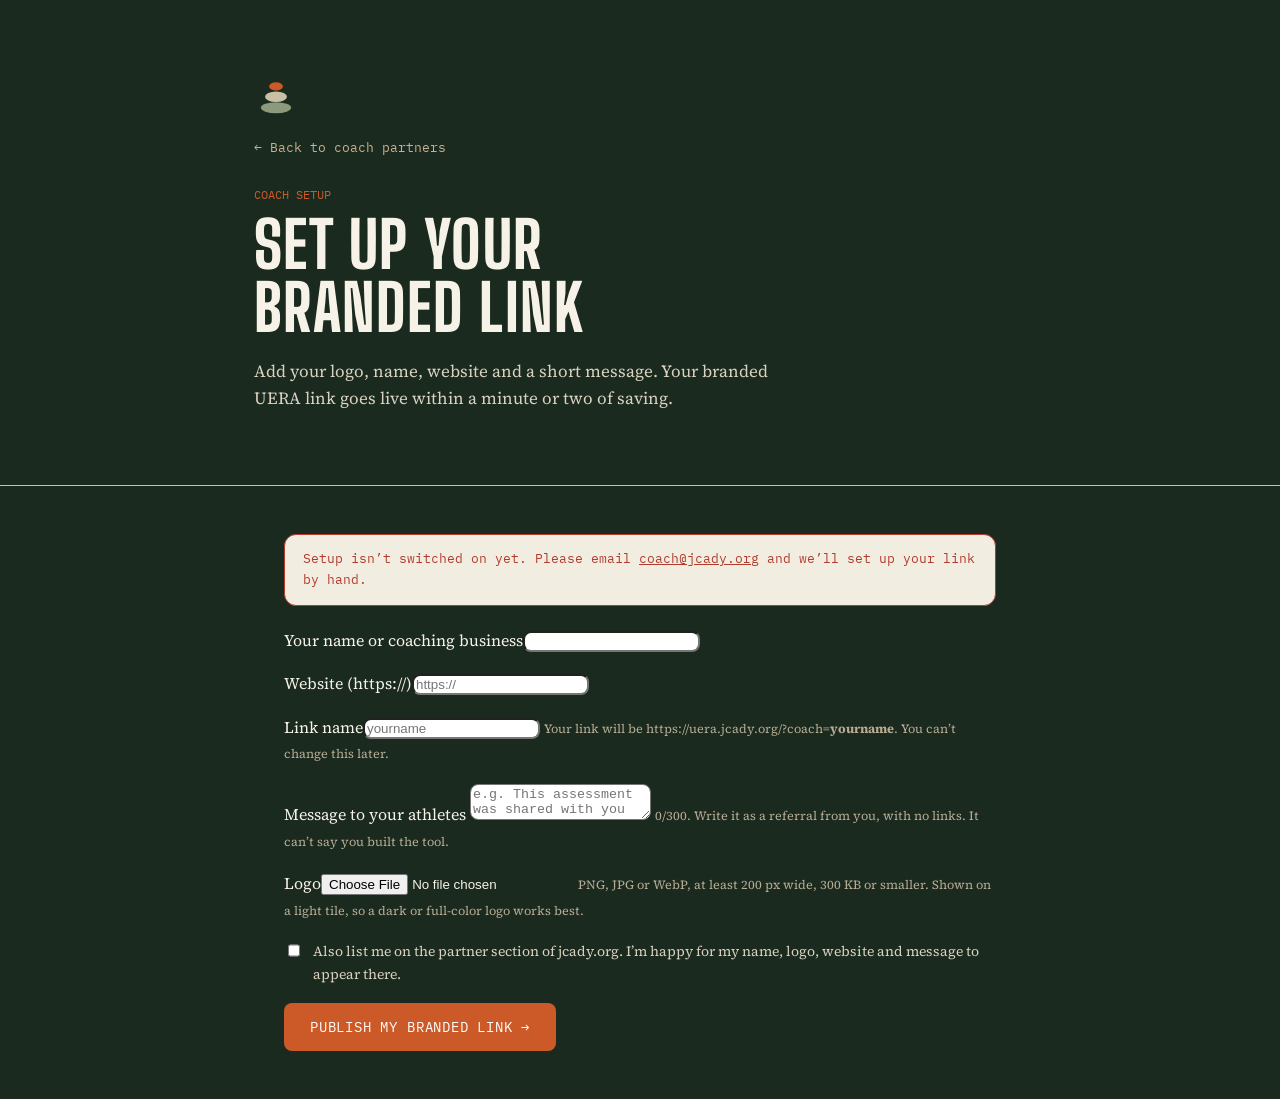
<file: partners-setup.html>
<!DOCTYPE html>
<html lang="en">
<head>
<meta charset="UTF-8">
<meta name="viewport" content="width=device-width, initial-scale=1.0">
<title>Set Up Your Branded UERA Link | Jeff Cady</title>
<link rel="icon" href="favicon.svg" type="image/svg+xml">
<meta name="description" content="Finish setting up your branded UERA link after buying a coach license.">
<meta name="robots" content="noindex">
<link rel="preconnect" href="https://fonts.googleapis.com">
<link rel="preconnect" href="https://fonts.gstatic.com" crossorigin>
<link href="https://fonts.googleapis.com/css2?family=Big+Shoulders+Display:wght@600;700;800&family=Source+Serif+4:ital,opsz,wght@0,8..60,400;0,8..60,600;1,8..60,400&family=IBM+Plex+Mono:wght@400;500;600&display=swap" rel="stylesheet">
<link rel="stylesheet" href="theme.css">
<script src="theme.js"></script>
<style>

  .fw-hero{
    background:var(--pine);
    color:var(--cream);
    padding:72px 0 56px;
    position:relative;
    overflow:hidden;
  }
  .fw-hero::before{
    content:'';
    position:absolute;inset:0;
    background-image:var(--contour-pattern);
    background-size:600px;
    opacity:0.08;
    pointer-events:none;
  }
  .fw-hero .wrap{position:relative;}
  .fw-back{
    display:inline-flex;align-items:center;gap:6px;
    font-family:'IBM Plex Mono',monospace;font-size:12.5px;color:#c8b190;
    text-decoration:none;margin-bottom:28px;
  }
  .fw-back:hover{color:var(--accent);}
  .fw-hero h1{
    font-family:'Big Shoulders Display',sans-serif;
    font-weight:800;
    font-size:clamp(38px,6vw,64px);
    line-height:0.98;
    margin-bottom:18px;
    max-width:14ch;
  }
  .fw-hero .lede{
    font-size:17px;color:#d9d2c0;max-width:58ch;line-height:1.6;
  }
  .fw-section{padding:56px 0;border-bottom:1px solid var(--line);}
  .fw-section:last-of-type{border-bottom:none;}
  .fw-section .wrap{max-width:760px;}
  .fw-section h2{
    font-family:'Big Shoulders Display',sans-serif;
    font-weight:700;font-size:clamp(26px,4vw,34px);
    margin-bottom:6px;
  }
  .fw-kicker{
    font-family:'IBM Plex Mono',monospace;font-size:12px;color:var(--accent);
    margin-bottom:10px;
  }
  .fw-section p{font-size:16px;line-height:1.7;color:var(--ink);margin-bottom:16px;max-width:68ch;}
  .fw-section p a{color:var(--accent);text-decoration:underline;text-decoration-color:rgba(203,90,40,0.4);}
  .fw-section p a:hover{text-decoration-color:var(--accent);}
  .fw-section p:last-child{margin-bottom:0;}
  .fw-section ul{margin:0 0 18px;padding-left:22px;max-width:68ch;}
  .fw-section li{font-size:16px;line-height:1.7;color:var(--ink);margin-bottom:8px;}
  .fw-section li a{color:var(--accent);text-decoration:underline;text-decoration-color:rgba(203,90,40,0.4);}
  .fw-section li a:hover{text-decoration-color:var(--accent);}
  .matrix-wrap{overflow-x:auto;margin:22px 0 14px;border:1px solid var(--line);background:var(--paper-2);}
  .matrix{width:100%;border-collapse:collapse;font-size:14px;min-width:620px;}
  .matrix caption{text-align:left;padding:12px 14px;font-family:'IBM Plex Mono',monospace;font-size:12px;color:var(--ink-soft);border-bottom:1px solid var(--line);}
  .matrix th,.matrix td{padding:11px 14px;text-align:left;vertical-align:top;border-top:1px solid var(--line-soft);line-height:1.5;}
  .matrix thead th{font-family:'IBM Plex Mono',monospace;font-size:11.5px;font-weight:600;letter-spacing:0.04em;text-transform:uppercase;color:var(--ink);border-top:none;background:rgba(0,0,0,0.04);}
  .matrix tbody th{font-weight:600;color:var(--ink);}
  .matrix td.num{font-family:'IBM Plex Mono',monospace;text-align:right;white-space:nowrap;}
  .matrix .doms{font-family:'IBM Plex Mono',monospace;font-size:12.5px;color:var(--ink-soft);}
  .matrix tfoot td,.matrix tfoot th{font-weight:600;border-top:2px solid var(--line);}
  .matrix-status{font-family:'IBM Plex Mono',monospace;font-size:13px;color:var(--ink-soft);margin:18px 0;}
  .formula-block.notation{font-size:13px;line-height:1.85;}
  .formula-block.notation .note{display:block;color:#c8b190;font-size:12px;line-height:1.6;margin:2px 0 12px;}
  .checkpoint-grid{
    display:grid;grid-template-columns:repeat(2,1fr);gap:14px;margin-top:24px;
  }
  @media (max-width:640px){.checkpoint-grid{grid-template-columns:1fr;}}
  .checkpoint-grid .cp{
    border:1px solid var(--line);padding:16px 18px;background:var(--paper-2);
  }
  .checkpoint-grid .cp .num{
    font-family:'IBM Plex Mono',monospace;font-size:11px;color:var(--accent);
  }
  .checkpoint-grid .cp h4{
    font-family:'Big Shoulders Display',sans-serif;font-size:18px;font-weight:700;
    margin:4px 0 6px;
  }
  .checkpoint-grid .cp p{font-size:14px;margin:0;color:var(--ink-soft);}
  .formula-block{
    background:var(--pine);color:var(--cream);
    padding:22px 24px;margin:22px 0;
    font-family:'IBM Plex Mono',monospace;font-size:13.5px;line-height:1.9;
  }
  .formula-block .step{color:#c8b190;}
  .formula-block .hi{color:var(--accent);}
  .case-study{
    border-left:3px solid var(--accent);padding:4px 0 4px 20px;margin:24px 0;
  }
  .case-study p{font-style:italic;color:var(--ink-soft);}
  .source-list{margin-top:20px;display:flex;flex-direction:column;gap:0;}
  .source-list .src{
    display:flex;gap:16px;padding:13px 0;border-top:1px solid var(--line-soft);
    font-size:14.5px;
  }
  .source-list .src:first-child{border-top:none;}
  .source-list .src .domain{
    font-family:'IBM Plex Mono',monospace;font-size:11px;color:var(--accent);
    width:120px;flex-shrink:0;padding-top:2px;
  }
  .source-list .src .what{color:var(--ink);}
  .source-list .src .what span{color:var(--ink-soft);display:block;font-size:13px;margin-top:2px;}
  .fw-cta{
    background:var(--pine);color:var(--cream);padding:56px 0;text-align:center;
  }
  .fw-cta h2{
    font-family:'Big Shoulders Display',sans-serif;font-weight:700;font-size:clamp(24px,4vw,32px);
    margin-bottom:14px;
  }
  .fw-cta p{color:#d9d2c0;max-width:52ch;margin:0 auto 28px;font-size:15.5px;}

  .pt-grid{display:grid;grid-template-columns:repeat(3,1fr);gap:2px;background:var(--line-soft);border:1px solid var(--line-soft);margin:24px 0 8px;}
  .pt-card{background:var(--paper-2);padding:20px;display:flex;flex-direction:column;gap:6px;}
  .pt-card .price{font-family:'IBM Plex Mono',monospace;font-size:13px;color:var(--accent);}
  .pt-card h4{font-family:'Big Shoulders Display',sans-serif;font-size:19px;font-weight:700;margin:0;}
  .pt-card p{font-size:14px;color:var(--ink-soft);margin:0;flex:1;}
  .pt-card .btn{align-self:flex-start;margin-top:10px;}
  @media (max-width:760px){.pt-grid{grid-template-columns:1fr;}}
  .steps{counter-reset:s;list-style:none;padding:0;margin:18px 0;}
  .steps li{counter-increment:s;position:relative;padding-left:44px;margin-bottom:16px;}
  .steps li::before{content:counter(s);position:absolute;left:0;top:0;width:30px;height:30px;border:1px solid var(--accent);color:var(--accent);
    font-family:'IBM Plex Mono',monospace;font-size:13px;display:flex;align-items:center;justify-content:center;}
  .example-link{background:var(--pine);color:var(--cream);font-family:'IBM Plex Mono',monospace;font-size:13px;padding:14px 18px;margin:16px 0;word-break:break-all;}
  .example-link .hi{color:var(--accent);}
  .apply{background:var(--pine);color:var(--cream);padding:56px 0;}
  .apply .wrap{max-width:760px;}
  .apply h2{font-family:'Big Shoulders Display',sans-serif;font-weight:700;font-size:clamp(26px,4vw,34px);margin-bottom:10px;}
  .apply p.lead-f{color:#d9d2c0;font-size:15.5px;max-width:58ch;margin-bottom:26px;}
  .apply-form{display:grid;grid-template-columns:1fr 1fr;gap:18px;max-width:640px;}
  .apply-form .full{grid-column:1 / -1;}
  .apply-form .hint{font-size:12.5px;color:#b7ac93;margin-top:2px;}
  .apply-form button{grid-column:1 / -1;justify-self:start;}
  .field select{background:rgba(255,255,255,0.06);border:1px solid rgba(255,255,255,0.25);color:#F7F2E7;padding:10px 12px;font-family:'Source Serif 4',serif;font-size:15px;border-radius:var(--radius-sm);width:100%;}
  .field select option{color:#232922;}
  .field select:focus{outline:none;border-color:var(--accent);}
  .form-status{background:rgba(75,122,78,0.18);border:1px solid var(--low);color:var(--cream);padding:14px 18px;margin-bottom:24px;max-width:640px;font-family:'IBM Plex Mono',monospace;font-size:13px;}
  @media (max-width:560px){.apply-form{grid-template-columns:1fr;}}
  .setup-box{max-width:640px;}
  .msg{padding:14px 18px;margin:0 0 22px;font-family:'IBM Plex Mono',monospace;font-size:13px;line-height:1.6;border:1px solid var(--line);background:var(--paper-2);}
  .msg.err{border-color:var(--high);color:var(--high);}
  .msg.ok{border-color:var(--low);}
  .msg ul{margin:6px 0 0;padding-left:20px;}
  .linkbox{background:var(--pine);color:var(--cream);font-family:'IBM Plex Mono',monospace;font-size:13px;padding:12px 16px;margin:8px 0 18px;word-break:break-all;}
  .setup-form{display:grid;grid-template-columns:1fr 1fr;gap:18px;}
  .setup-form .full{grid-column:1 / -1;}
  .setup-form .hint{font-size:12.5px;color:#b7ac93;margin-top:2px;}
  .setup-form button{grid-column:1 / -1;justify-self:start;}
  .preview{display:none;margin-top:8px;}
  .preview img{max-height:48px;max-width:180px;background:#F7F2E7;padding:6px 10px;border-radius:var(--radius-sm);}
  .check{display:flex;gap:10px;align-items:flex-start;font-size:14px;color:#d9d2c0;text-transform:none;letter-spacing:0;font-family:'Source Serif 4',serif;}
  .check input{width:auto;min-width:0;margin-top:4px;}
  @media (max-width:560px){.setup-form{grid-template-columns:1fr;}}

  /* ---------- Rounded corners (boxes that were square) ----------
     Radius tokens come from theme.css. :where() keeps these at zero
     specificity, so they never override a radius set anywhere else. */
  :where(.msg,.linkbox){border-radius:var(--radius-md);}
</style>
</head>
<body>

<section class="fw-hero">
  <div class="wrap">
    <a class="site-mark" href="https://www.jcady.org/" aria-label="jcady.org home"><img src="cairn.svg" alt="" width="44" height="44"></a>
    <a class="fw-back" href="partners.html">&larr; Back to coach partners</a>
    <div class="fw-kicker">COACH SETUP</div>
    <h1 id="title">Set up your branded link</h1>
    <p class="lede" id="lede">Add your logo, name, website and a short message. Your branded UERA link goes live within a minute or two of saving.</p>
  </div>
</section>

<section class="apply" style="padding:48px 0;">
  <div class="wrap setup-box">
    <div id="status" class="msg" hidden></div>

    <div id="done" hidden>
      <h2 id="doneTitle">Your branded link is live</h2>
      <p class="lead-f">Share this link with your athletes. It can take a minute or two to appear everywhere.</p>
      <div class="linkbox" id="liveLink"></div>
      <p class="lead-f" id="manageNote">We emailed you a private link for changing your logo, name or message later. Keep it to yourself.</p>
    </div>

    <form id="setupForm" class="setup-form" hidden novalidate>
      <div class="field full"><label for="f-name">Your name or coaching business</label><input type="text" id="f-name" maxlength="80" required></div>
      <div class="field full"><label for="f-url">Website (https://)</label><input type="url" id="f-url" placeholder="https://" required></div>
      <div class="field full" id="slugField"><label for="f-slug">Link name</label><input type="text" id="f-slug" maxlength="31" pattern="[a-z][a-z0-9\-]{1,30}" placeholder="yourname" required>
        <span class="hint">Your link will be https://uera.jcady.org/?coach=<b id="slugPreview">yourname</b>. You can&rsquo;t change this later.</span></div>
      <div class="field full"><label for="f-blurb">Message to your athletes</label>
        <textarea id="f-blurb" maxlength="300" required placeholder="e.g. This assessment was shared with you by Sarah Smith, a certified coach. Want help turning these results into an actual plan? Get in touch."></textarea>
        <span class="hint"><span id="blurbCount">0</span>/300. Write it as a referral from you, with no links. It can&rsquo;t say you built the tool.</span></div>
      <div class="field full"><label for="f-logo" id="logoLabel">Logo</label><input type="file" id="f-logo" accept="image/png,image/jpeg,image/webp">
        <span class="hint">PNG, JPG or WebP, at least 200 px wide, 300 KB or smaller. Shown on a light tile, so a dark or full-color logo works best.</span>
        <div class="preview" id="preview"><img id="previewImg" alt="Logo preview"></div></div>
      <div class="field full"><label class="check"><input type="checkbox" id="f-listed"><span>Also list me on the partner section of jcady.org. I&rsquo;m happy for my name, logo, website and message to appear there.</span></label></div>
      <button type="submit" class="btn" id="submitBtn">Publish my branded link &rarr;</button>
    </form>
  </div>
</section>

<script>
(function(){
  // Address of the Cloudflare Worker that handles setup (set after deploying it).
  var PARTNER_API = 'https://uera-partners.REPLACE_ACCOUNT.workers.dev';
  var q = new URLSearchParams(window.location.search);
  var sessionId = q.get('session_id'), manageToken = q.get('manage');
  var $ = function(id){ return document.getElementById(id); };
  var statusEl = $('status'), form = $('setupForm');

  function say(kind, html){ statusEl.className = 'msg ' + kind; statusEl.innerHTML = html; statusEl.hidden = false; }
  function esc(s){ return String(s).replace(/[&<>"']/g, function(c){ return {'&':'&amp;','<':'&lt;','>':'&gt;','"':'&quot;',"'":'&#39;'}[c]; }); }
  function errs(list){ say('err', 'Please fix the following:<ul>' + list.map(function(e){ return '<li>' + esc(e) + '</li>'; }).join('') + '</ul>'); statusEl.scrollIntoView({behavior:'smooth', block:'center'}); }

  if(PARTNER_API.indexOf('REPLACE_') !== -1){
    say('err', 'Setup isn\u2019t switched on yet. Please email <a href="mailto:coach@jcady.org">coach@jcady.org</a> and we\u2019ll set up your link by hand.');
    return;
  }
  if(!sessionId && !manageToken){
    say('', 'This page opens after you buy a coach license, or from the private link in your setup email. <a href="partners.html">See how branded links work</a>.');
    return;
  }

  $('f-slug').addEventListener('input', function(){ $('slugPreview').textContent = this.value || 'yourname'; });
  $('f-blurb').addEventListener('input', function(){ $('blurbCount').textContent = this.value.length; });
  $('f-logo').addEventListener('change', function(){
    var f = this.files && this.files[0], box = $('preview');
    if(!f){ box.style.display = 'none'; return; }
    $('previewImg').src = URL.createObjectURL(f); box.style.display = 'block';
  });

  function showForm(){ form.hidden = false; statusEl.hidden = true; }

  if(manageToken){
    $('title').textContent = 'Update your branded link';
    $('lede').textContent = 'Change your name, website, message or logo. Your link name stays the same.';
    $('slugField').style.display = 'none';
    $('logoLabel').textContent = 'New logo (optional)';
    $('submitBtn').textContent = 'Save changes \u2192';
    fetch(PARTNER_API + '/api/manage?token=' + encodeURIComponent(manageToken)).then(function(r){ return r.json(); }).then(function(d){
      if(!d.ok){ say('err', 'This manage link isn\u2019t valid. Check the latest email we sent you, or email <a href="mailto:coach@jcady.org">coach@jcady.org</a>.'); return; }
      if(d.status !== 'active'){ say('err', 'Your coach license is no longer active, so your branding is switched off. Buy a coach license again to reactivate it.'); return; }
      $('f-name').value = d.name; $('f-url').value = d.url; $('f-blurb').value = d.blurb; $('f-listed').checked = !!d.listed;
      $('f-slug').value = d.slug; $('blurbCount').textContent = d.blurb.length; showForm();
    }).catch(function(){ say('err', 'We couldn\u2019t reach the setup service. Please try again in a minute.'); });
  } else {
    say('', 'Checking your purchase\u2026');
    fetch(PARTNER_API + '/api/session?session_id=' + encodeURIComponent(sessionId)).then(function(r){ return r.json(); }).then(function(d){
      if(!d.ok){ say('err', 'We couldn\u2019t confirm a paid coach license for this link. If you just paid, wait a minute and refresh. Otherwise email <a href="mailto:coach@jcady.org">coach@jcady.org</a>.'); return; }
      if(d.claimed){ say('ok', 'This purchase is already set up. Use the private manage link we emailed you to make changes.'); return; }
      showForm();
    }).catch(function(){ say('err', 'We couldn\u2019t reach the setup service. Please try again in a minute.'); });
  }

  form.addEventListener('submit', function(e){
    e.preventDefault();
    var problems = [], f = $('f-logo').files && $('f-logo').files[0];
    var name = $('f-name').value.trim(), url = $('f-url').value.trim(), blurb = $('f-blurb').value.trim(), slug = $('f-slug').value.trim().toLowerCase();
    if(name.length < 2) problems.push('Enter your name or business name.');
    if(!/^https:\/\//.test(url)) problems.push('Website must start with https://');
    if(blurb.length < 20) problems.push('Message must be at least 20 characters.');
    if(!manageToken && !/^[a-z][a-z0-9-]{1,30}$/.test(slug)) problems.push('Link name must be 2 to 31 characters: lowercase letters, numbers and hyphens, starting with a letter.');
    if(!f && !manageToken) problems.push('Please choose a logo file.');
    if(f && f.size > 300*1024) problems.push('Logo must be 300 KB or smaller.');
    if(f && !/^image\/(png|jpeg|webp)$/.test(f.type)) problems.push('Logo must be a PNG, JPG or WebP image.');
    if(problems.length){ errs(problems); return; }

    var fd = new FormData();
    if(manageToken) fd.append('token', manageToken); else fd.append('session_id', sessionId);
    fd.append('slug', slug); fd.append('name', name); fd.append('url', url); fd.append('blurb', blurb);
    fd.append('listed', $('f-listed').checked ? 'yes' : 'no');
    if(f) fd.append('logo', f);
    var btn = $('submitBtn'); btn.disabled = true; btn.textContent = 'Publishing\u2026';
    fetch(PARTNER_API + '/api/claim', {method:'POST', body:fd}).then(function(r){ return r.json().then(function(d){ return {status:r.status, d:d}; }); }).then(function(res){
      btn.disabled = false; btn.textContent = manageToken ? 'Save changes \u2192' : 'Publish my branded link \u2192';
      if(res.d.ok){
        form.hidden = true; statusEl.hidden = true;
        $('doneTitle').textContent = res.d.updated ? 'Your changes are saved' : 'Your branded link is live';
        $('liveLink').textContent = res.d.link; $('done').hidden = false;
        if(res.d.updated) $('manageNote').textContent = 'Changes can take a minute or two to appear.';
        window.scrollTo(0, 0);
      } else { errs(res.d.errors || [res.d.error || 'Something went wrong. Please try again.']); }
    }).catch(function(){ btn.disabled = false; btn.textContent = 'Try again'; errs(['We couldn\u2019t reach the setup service. Please try again in a minute.']); });
  });
})();
</script>
</body>
</html>
</file>
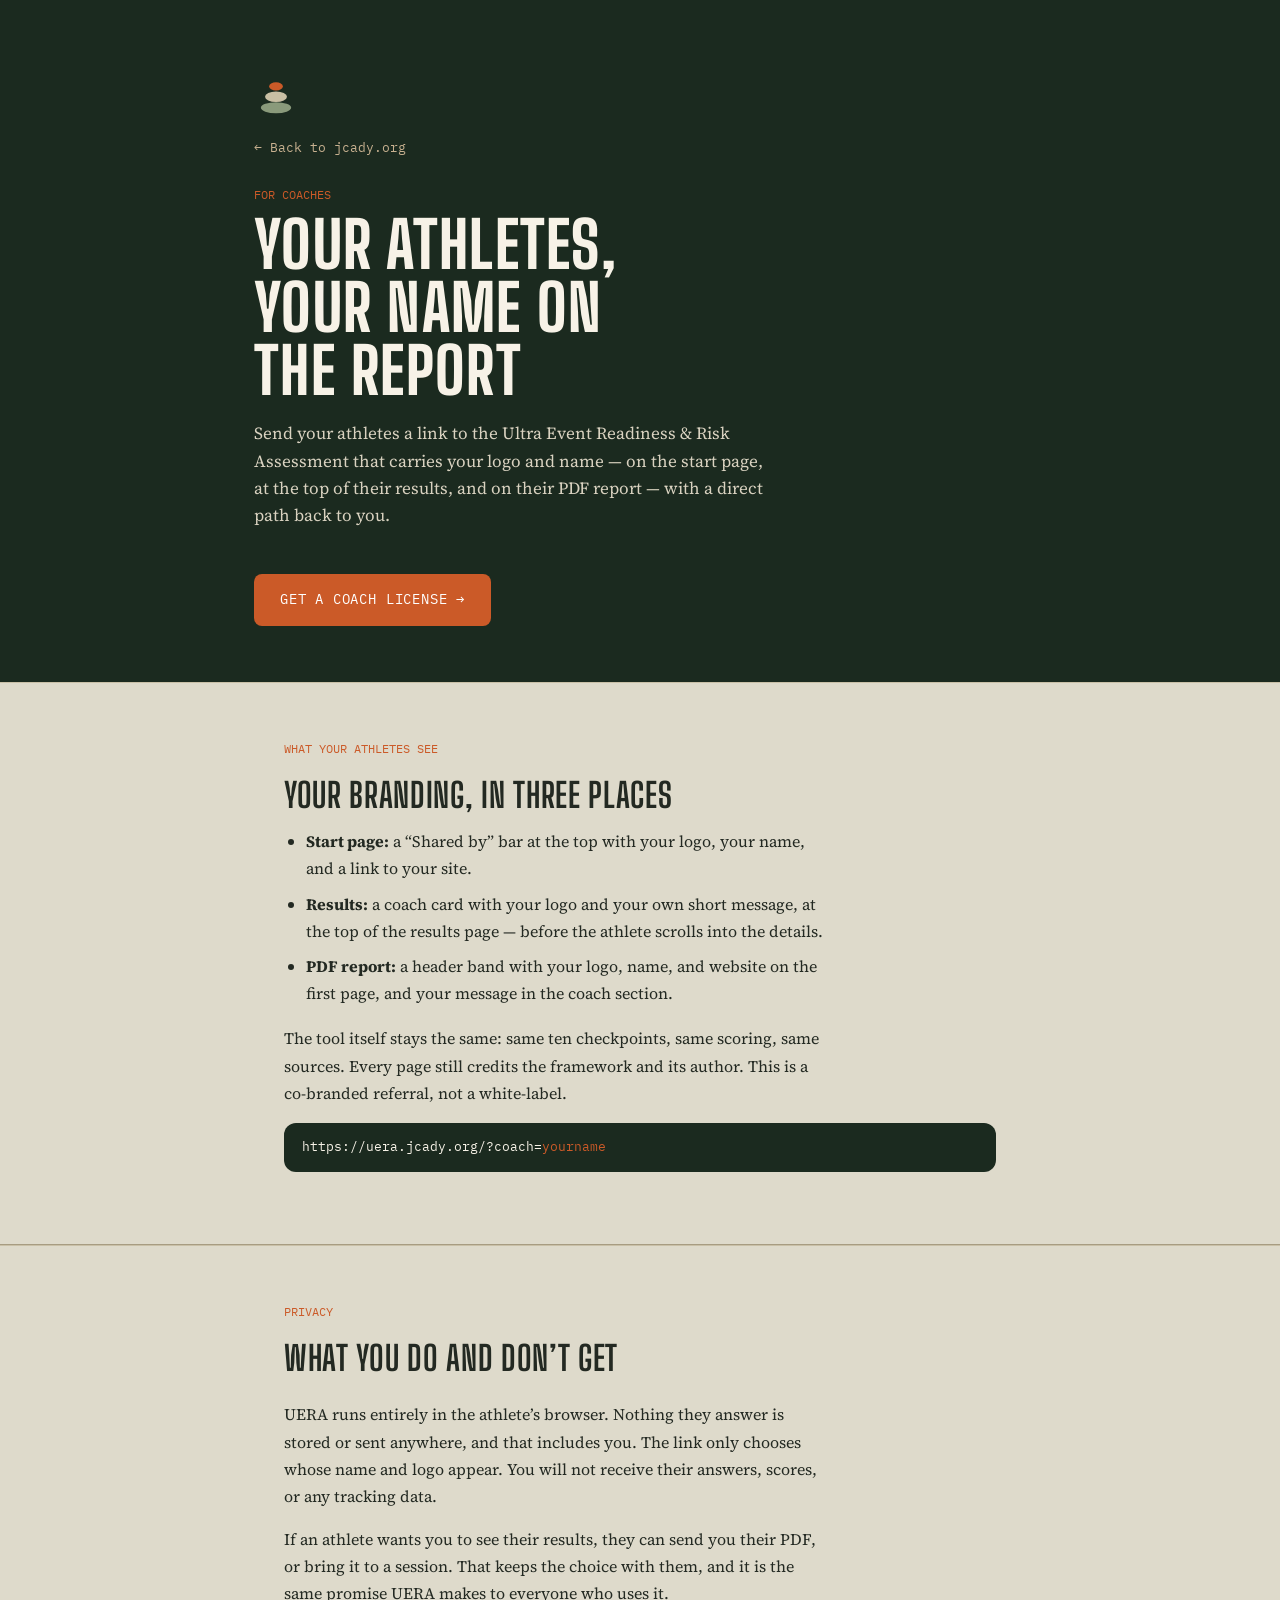
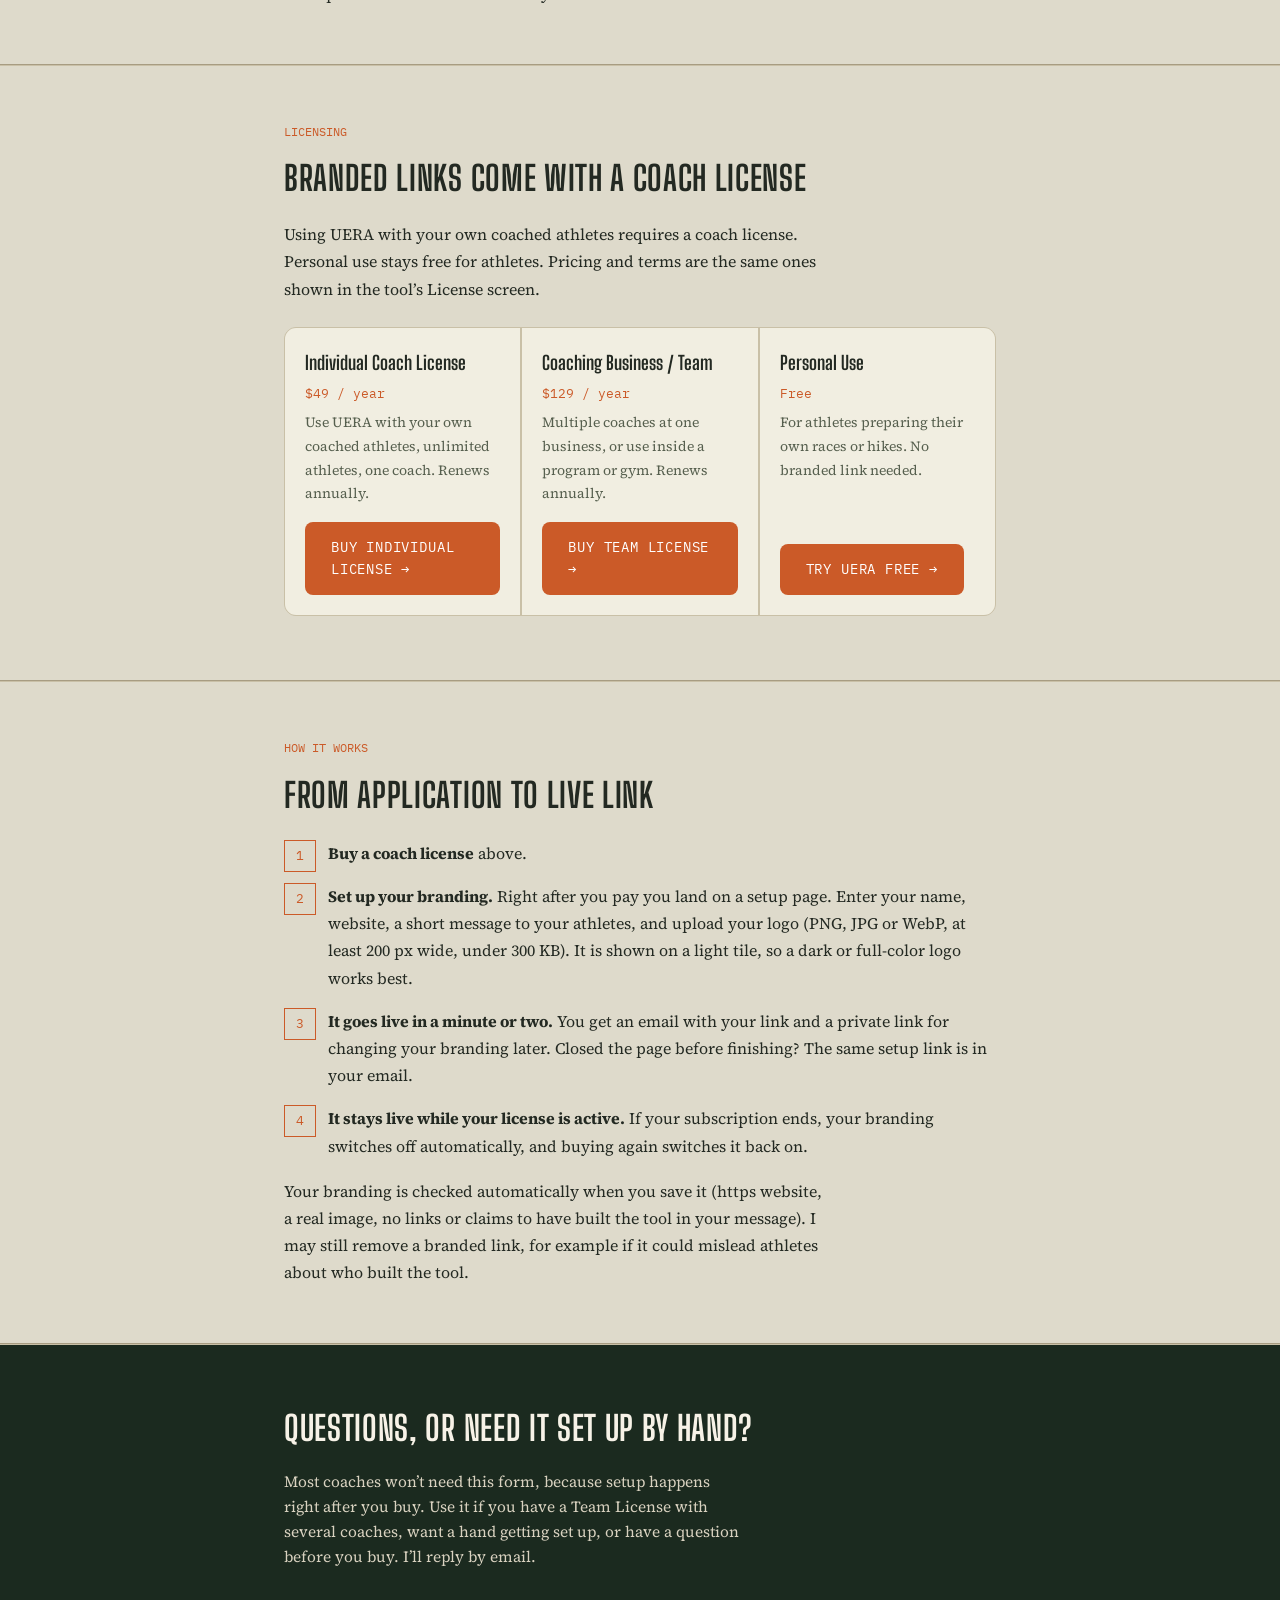
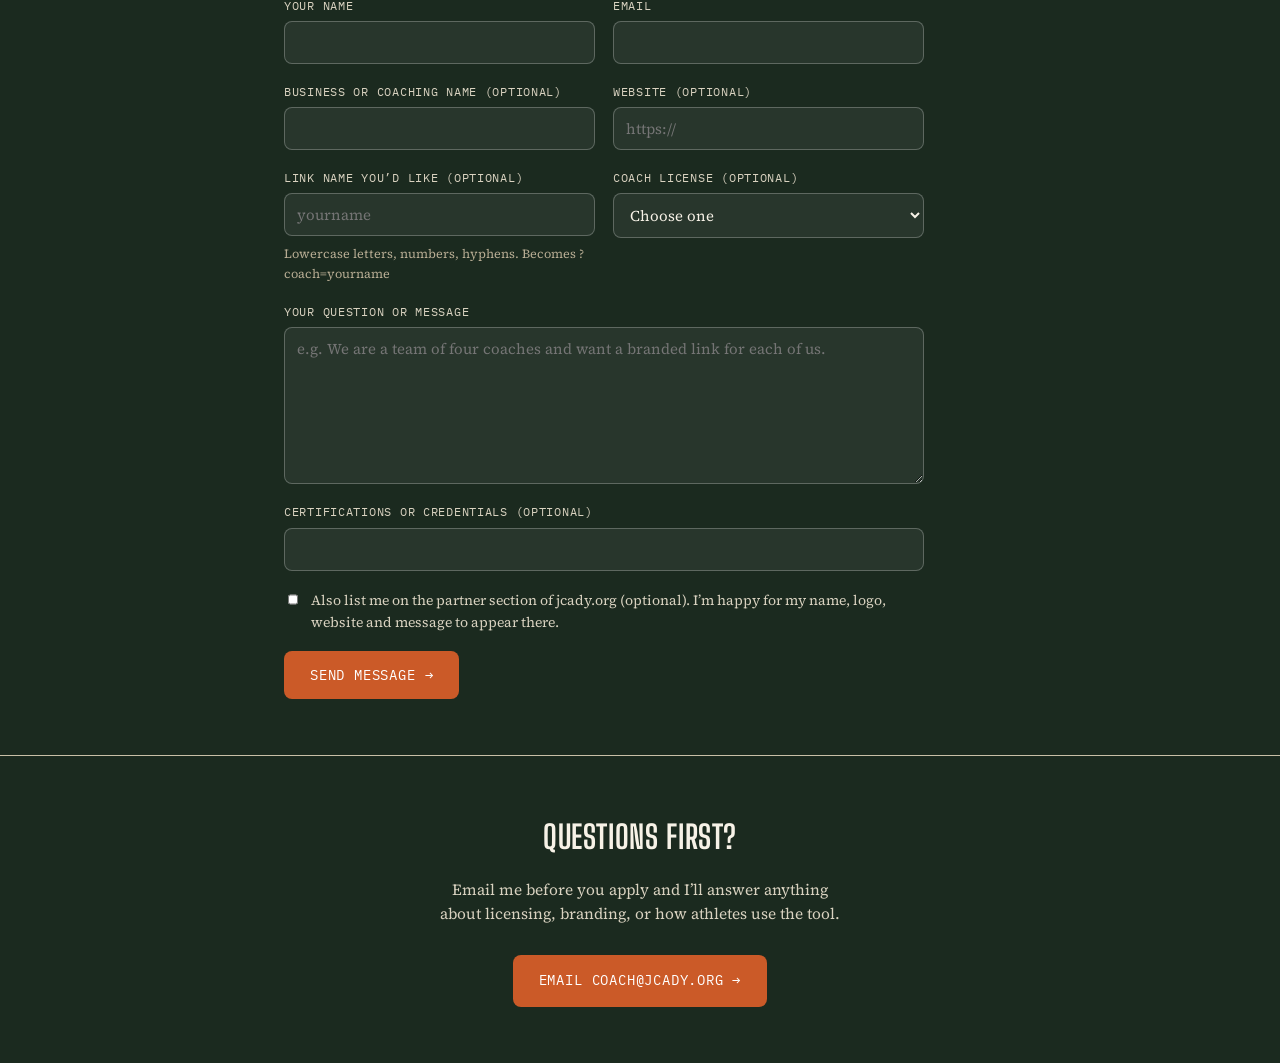
<file: partners.html>
<!DOCTYPE html>
<html lang="en">
<head>
<meta charset="UTF-8">
<meta name="viewport" content="width=device-width, initial-scale=1.0">
<title>For Coaches &mdash; Branded UERA Link | Jeff Cady</title>
<link rel="icon" href="favicon.svg" type="image/svg+xml">
<meta name="description" content="Licensed coaches can send athletes a branded link to the Ultra Event Readiness &amp; Risk Assessment, showing the coach's logo and name on the start page, results, and PDF report.">
<link rel="preconnect" href="https://fonts.googleapis.com">
<link rel="preconnect" href="https://fonts.gstatic.com" crossorigin>
<link href="https://fonts.googleapis.com/css2?family=Big+Shoulders+Display:wght@600;700;800&family=Source+Serif+4:ital,opsz,wght@0,8..60,400;0,8..60,600;1,8..60,400&family=IBM+Plex+Mono:wght@400;500;600&display=swap" rel="stylesheet">
<link rel="stylesheet" href="theme.css">
<script src="theme.js"></script>
<style>

  .fw-hero{
    background:var(--pine);
    color:var(--cream);
    padding:72px 0 56px;
    position:relative;
    overflow:hidden;
  }
  .fw-hero::before{
    content:'';
    position:absolute;inset:0;
    background-image:var(--contour-pattern);
    background-size:600px;
    opacity:0.08;
    pointer-events:none;
  }
  .fw-hero .wrap{position:relative;}
  .fw-back{
    display:inline-flex;align-items:center;gap:6px;
    font-family:'IBM Plex Mono',monospace;font-size:12.5px;color:#c8b190;
    text-decoration:none;margin-bottom:28px;
  }
  .fw-back:hover{color:var(--accent);}
  .fw-hero h1{
    font-family:'Big Shoulders Display',sans-serif;
    font-weight:800;
    font-size:clamp(38px,6vw,64px);
    line-height:0.98;
    margin-bottom:18px;
    max-width:14ch;
  }
  .fw-hero .lede{
    font-size:17px;color:#d9d2c0;max-width:58ch;line-height:1.6;
  }
  .fw-section{padding:56px 0;border-bottom:1px solid var(--line);}
  .fw-section:last-of-type{border-bottom:none;}
  .fw-section .wrap{max-width:760px;}
  .fw-section h2{
    font-family:'Big Shoulders Display',sans-serif;
    font-weight:700;font-size:clamp(26px,4vw,34px);
    margin-bottom:6px;
  }
  .fw-kicker{
    font-family:'IBM Plex Mono',monospace;font-size:12px;color:var(--accent);
    margin-bottom:10px;
  }
  .fw-section p{font-size:16px;line-height:1.7;color:var(--ink);margin-bottom:16px;max-width:68ch;}
  .fw-section p a{color:var(--accent);text-decoration:underline;text-decoration-color:rgba(203,90,40,0.4);}
  .fw-section p a:hover{text-decoration-color:var(--accent);}
  .fw-section p:last-child{margin-bottom:0;}
  .fw-section ul{margin:0 0 18px;padding-left:22px;max-width:68ch;}
  .fw-section li{font-size:16px;line-height:1.7;color:var(--ink);margin-bottom:8px;}
  .fw-section li a{color:var(--accent);text-decoration:underline;text-decoration-color:rgba(203,90,40,0.4);}
  .fw-section li a:hover{text-decoration-color:var(--accent);}
  .matrix-wrap{overflow-x:auto;margin:22px 0 14px;border:1px solid var(--line);background:var(--paper-2);}
  .matrix{width:100%;border-collapse:collapse;font-size:14px;min-width:620px;}
  .matrix caption{text-align:left;padding:12px 14px;font-family:'IBM Plex Mono',monospace;font-size:12px;color:var(--ink-soft);border-bottom:1px solid var(--line);}
  .matrix th,.matrix td{padding:11px 14px;text-align:left;vertical-align:top;border-top:1px solid var(--line-soft);line-height:1.5;}
  .matrix thead th{font-family:'IBM Plex Mono',monospace;font-size:11.5px;font-weight:600;letter-spacing:0.04em;text-transform:uppercase;color:var(--ink);border-top:none;background:rgba(0,0,0,0.04);}
  .matrix tbody th{font-weight:600;color:var(--ink);}
  .matrix td.num{font-family:'IBM Plex Mono',monospace;text-align:right;white-space:nowrap;}
  .matrix .doms{font-family:'IBM Plex Mono',monospace;font-size:12.5px;color:var(--ink-soft);}
  .matrix tfoot td,.matrix tfoot th{font-weight:600;border-top:2px solid var(--line);}
  .matrix-status{font-family:'IBM Plex Mono',monospace;font-size:13px;color:var(--ink-soft);margin:18px 0;}
  .formula-block.notation{font-size:13px;line-height:1.85;}
  .formula-block.notation .note{display:block;color:#c8b190;font-size:12px;line-height:1.6;margin:2px 0 12px;}
  .checkpoint-grid{
    display:grid;grid-template-columns:repeat(2,1fr);gap:14px;margin-top:24px;
  }
  @media (max-width:640px){.checkpoint-grid{grid-template-columns:1fr;}}
  .checkpoint-grid .cp{
    border:1px solid var(--line);padding:16px 18px;background:var(--paper-2);
  }
  .checkpoint-grid .cp .num{
    font-family:'IBM Plex Mono',monospace;font-size:11px;color:var(--accent);
  }
  .checkpoint-grid .cp h4{
    font-family:'Big Shoulders Display',sans-serif;font-size:18px;font-weight:700;
    margin:4px 0 6px;
  }
  .checkpoint-grid .cp p{font-size:14px;margin:0;color:var(--ink-soft);}
  .formula-block{
    background:var(--pine);color:var(--cream);
    padding:22px 24px;margin:22px 0;
    font-family:'IBM Plex Mono',monospace;font-size:13.5px;line-height:1.9;
  }
  .formula-block .step{color:#c8b190;}
  .formula-block .hi{color:var(--accent);}
  .case-study{
    border-left:3px solid var(--accent);padding:4px 0 4px 20px;margin:24px 0;
  }
  .case-study p{font-style:italic;color:var(--ink-soft);}
  .source-list{margin-top:20px;display:flex;flex-direction:column;gap:0;}
  .source-list .src{
    display:flex;gap:16px;padding:13px 0;border-top:1px solid var(--line-soft);
    font-size:14.5px;
  }
  .source-list .src:first-child{border-top:none;}
  .source-list .src .domain{
    font-family:'IBM Plex Mono',monospace;font-size:11px;color:var(--accent);
    width:120px;flex-shrink:0;padding-top:2px;
  }
  .source-list .src .what{color:var(--ink);}
  .source-list .src .what span{color:var(--ink-soft);display:block;font-size:13px;margin-top:2px;}
  .fw-cta{
    background:var(--pine);color:var(--cream);padding:56px 0;text-align:center;
  }
  .fw-cta h2{
    font-family:'Big Shoulders Display',sans-serif;font-weight:700;font-size:clamp(24px,4vw,32px);
    margin-bottom:14px;
  }
  .fw-cta p{color:#d9d2c0;max-width:52ch;margin:0 auto 28px;font-size:15.5px;}

  .pt-grid{display:grid;grid-template-columns:repeat(3,1fr);gap:2px;background:var(--line-soft);border:1px solid var(--line-soft);margin:24px 0 8px;}
  .pt-card{background:var(--paper-2);padding:20px;display:flex;flex-direction:column;gap:6px;}
  .pt-card .price{font-family:'IBM Plex Mono',monospace;font-size:13px;color:var(--accent);}
  .pt-card h4{font-family:'Big Shoulders Display',sans-serif;font-size:19px;font-weight:700;margin:0;}
  .pt-card p{font-size:14px;color:var(--ink-soft);margin:0;flex:1;}
  .pt-card .btn{align-self:flex-start;margin-top:10px;}
  @media (max-width:760px){.pt-grid{grid-template-columns:1fr;}}
  .steps{counter-reset:s;list-style:none;padding:0;margin:18px 0;}
  .steps li{counter-increment:s;position:relative;padding-left:44px;margin-bottom:16px;}
  .steps li::before{content:counter(s);position:absolute;left:0;top:0;width:30px;height:30px;border:1px solid var(--accent);color:var(--accent);
    font-family:'IBM Plex Mono',monospace;font-size:13px;display:flex;align-items:center;justify-content:center;}
  .example-link{background:var(--pine);color:var(--cream);font-family:'IBM Plex Mono',monospace;font-size:13px;padding:14px 18px;margin:16px 0;word-break:break-all;}
  .example-link .hi{color:var(--accent);}
  .apply{background:var(--pine);color:var(--cream);padding:56px 0;}
  .apply .wrap{max-width:760px;}
  .apply h2{font-family:'Big Shoulders Display',sans-serif;font-weight:700;font-size:clamp(26px,4vw,34px);margin-bottom:10px;}
  .apply p.lead-f{color:#d9d2c0;font-size:15.5px;max-width:58ch;margin-bottom:26px;}
  .apply-form{display:grid;grid-template-columns:1fr 1fr;gap:18px;max-width:640px;}
  .apply-form .full{grid-column:1 / -1;}
  .apply-form .hint{font-size:12.5px;color:#b7ac93;margin-top:2px;}
  .apply-form button{grid-column:1 / -1;justify-self:start;}
  .field{display:flex;flex-direction:column;gap:6px;min-width:0;}
  .field label{font-family:'IBM Plex Mono',monospace;font-size:12px;letter-spacing:.06em;text-transform:uppercase;color:#d9d2c0;}
  .field input[type=text],.field input[type=email],.field input[type=url],.field textarea{background:rgba(255,255,255,0.06);border:1px solid rgba(255,255,255,0.25);color:#F7F2E7;padding:10px 12px;font-family:'Source Serif 4',serif;font-size:15px;border-radius:var(--radius-sm);width:100%;box-sizing:border-box;}
  .field textarea{min-height:150px;resize:vertical;line-height:1.5;}
  .field input:focus,.field textarea:focus{outline:none;border-color:var(--accent);}
  .field select{background:rgba(255,255,255,0.06);border:1px solid rgba(255,255,255,0.25);color:#F7F2E7;padding:10px 12px;font-family:'Source Serif 4',serif;font-size:15px;border-radius:var(--radius-sm);width:100%;}
  .field select option{color:#232922;}
  .field select:focus{outline:none;border-color:var(--accent);}
  .form-status{background:rgba(75,122,78,0.18);border:1px solid var(--low);color:var(--cream);padding:14px 18px;margin-bottom:24px;max-width:640px;font-family:'IBM Plex Mono',monospace;font-size:13px;}
  @media (max-width:560px){.apply-form{grid-template-columns:1fr;}}

  /* ---------- Rounded corners (boxes that were square) ----------
     Radius tokens come from theme.css. :where() keeps these at zero
     specificity, so they never override a radius set anywhere else. */
  :where(.pt-grid){border-radius:var(--radius-md);overflow:hidden;} /* tier cards stay square inside it */
  :where(.example-link){border-radius:var(--radius-md);}
</style>
</head>
<body>

<section class="fw-hero">
  <div class="wrap">
    <a class="site-mark" href="https://www.jcady.org/" aria-label="jcady.org home"><img src="cairn.svg" alt="" width="44" height="44"></a>
    <a class="fw-back" href="index.html">&larr; Back to jcady.org</a>
    <div class="fw-kicker">FOR COACHES</div>
    <h1>Your athletes, your name on the report</h1>
    <p class="lede">Send your athletes a link to the Ultra Event Readiness &amp; Risk Assessment that carries your logo and name &mdash; on the start page, at the top of their results, and on their PDF report &mdash; with a direct path back to you.</p>
    <a class="btn" href="#licensing" style="margin-top:28px;display:inline-block;">Get a Coach License &rarr;</a>
  </div>
</section>

<section class="fw-section">
  <div class="wrap">
    <div class="fw-kicker">WHAT YOUR ATHLETES SEE</div>
    <h2>Your branding, in three places</h2>
    <ul>
      <li><strong>Start page:</strong> a &ldquo;Shared by&rdquo; bar at the top with your logo, your name, and a link to your site.</li>
      <li><strong>Results:</strong> a coach card with your logo and your own short message, at the top of the results page &mdash; before the athlete scrolls into the details.</li>
      <li><strong>PDF report:</strong> a header band with your logo, name, and website on the first page, and your message in the coach section.</li>
    </ul>
    <p>The tool itself stays the same: same ten checkpoints, same scoring, same sources. Every page still credits the framework and its author. This is a co-branded referral, not a white-label.</p>
    <div class="example-link">https://uera.jcady.org/?coach=<span class="hi">yourname</span></div>
  </div>
</section>

<section class="fw-section">
  <div class="wrap">
    <div class="fw-kicker">PRIVACY</div>
    <h2>What you do and don&rsquo;t get</h2>
    <p>UERA runs entirely in the athlete&rsquo;s browser. Nothing they answer is stored or sent anywhere, and that includes you. The link only chooses whose name and logo appear. You will not receive their answers, scores, or any tracking data.</p>
    <p>If an athlete wants you to see their results, they can send you their PDF, or bring it to a session. That keeps the choice with them, and it is the same promise UERA makes to everyone who uses it.</p>
  </div>
</section>

<section class="fw-section">
  <div class="wrap">
    <div class="fw-kicker" id="licensing">LICENSING</div>
    <h2>Branded links come with a coach license</h2>
    <p>Using UERA with your own coached athletes requires a coach license. Personal use stays free for athletes. Pricing and terms are the same ones shown in the tool&rsquo;s License screen.</p>
    <div class="pt-grid">
      <div class="pt-card">
        <h4>Individual Coach License</h4>
        <div class="price">$49 / year</div>
        <p>Use UERA with your own coached athletes, unlimited athletes, one coach. Renews annually.</p>
        <a class="btn" href="https://buy.stripe.com/7sY5kF1rMd0Z1N4fQd7bW00" target="_blank" rel="noopener">Buy Individual License &rarr;</a>
      </div>
      <div class="pt-card">
        <h4>Coaching Business / Team</h4>
        <div class="price">$129 / year</div>
        <p>Multiple coaches at one business, or use inside a program or gym. Renews annually.</p>
        <a class="btn" href="https://buy.stripe.com/00wfZj7Qa8KJ1N4cE17bW02" target="_blank" rel="noopener">Buy Team License &rarr;</a>
      </div>
      <div class="pt-card">
        <h4>Personal Use</h4>
        <div class="price">Free</div>
        <p>For athletes preparing their own races or hikes. No branded link needed.</p>
        <a class="btn" href="https://uera.jcady.org/?coach=jeff">Try UERA Free &rarr;</a>
      </div>
    </div>
  </div>
</section>

<section class="fw-section">
  <div class="wrap">
    <div class="fw-kicker">HOW IT WORKS</div>
    <h2>From application to live link</h2>
    <ol class="steps">
      <li><strong>Buy a coach license</strong> above.</li>
      <li><strong>Set up your branding.</strong> Right after you pay you land on a setup page. Enter your name, website, a short message to your athletes, and upload your logo (PNG, JPG or WebP, at least 200 px wide, under 300 KB). It is shown on a light tile, so a dark or full-color logo works best.</li>
      <li><strong>It goes live in a minute or two.</strong> You get an email with your link and a private link for changing your branding later. Closed the page before finishing? The same setup link is in your email.</li>
      <li><strong>It stays live while your license is active.</strong> If your subscription ends, your branding switches off automatically, and buying again switches it back on.</li>
    </ol>
    <p>Your branding is checked automatically when you save it (https website, a real image, no links or claims to have built the tool in your message). I may still remove a branded link, for example if it could mislead athletes about who built the tool.</p>
  </div>
</section>

<section id="apply" class="apply">
  <div class="wrap">
    <h2>Questions, or need it set up by hand?</h2>
    <p class="lead-f">Most coaches won&rsquo;t need this form, because setup happens right after you buy. Use it if you have a Team License with several coaches, want a hand getting set up, or have a question before you buy. I&rsquo;ll reply by email.</p>
    <div id="applyStatus" class="form-status" hidden>Thanks &mdash; that&rsquo;s sent. I&rsquo;ll email you to confirm details and ask for your logo.</div>
    <form id="applyForm" class="apply-form" action="https://formspree.io/f/moeqvykw" method="POST">
      <div class="field"><label for="ap-name">Your name</label><input type="text" id="ap-name" name="name" required autocomplete="name"></div>
      <div class="field"><label for="ap-email">Email</label><input type="email" id="ap-email" name="email" required autocomplete="email"></div>
      <div class="field"><label for="ap-biz">Business or coaching name (optional)</label><input type="text" id="ap-biz" name="business"></div>
      <div class="field"><label for="ap-site">Website (optional)</label><input type="url" id="ap-site" name="website" placeholder="https://"></div>
      <div class="field"><label for="ap-slug">Link name you&rsquo;d like (optional)</label><input type="text" id="ap-slug" name="requested_slug" pattern="[a-z][a-z0-9\-]{1,30}" placeholder="yourname"><span class="hint">Lowercase letters, numbers, hyphens. Becomes ?coach=yourname</span></div>
      <div class="field"><label for="ap-license">Coach license (optional)</label>
        <select id="ap-license" name="license_status">
          <option value="">Choose one</option>
          <option>I have an Individual Coach License</option>
          <option>I have a Team License</option>
          <option>I&rsquo;m buying one now</option>
          <option>Not yet, I have questions first</option>
        </select>
      </div>
      <div class="field full"><label for="ap-blurb">Your question or message</label>
        <textarea id="ap-blurb" name="message" maxlength="1000" rows="6" required placeholder="e.g. We are a team of four coaches and want a branded link for each of us."></textarea>
      </div>
      <div class="field full"><label for="ap-cert">Certifications or credentials (optional)</label><input type="text" id="ap-cert" name="credentials"></div>
      <div class="field full"><label style="display:flex;gap:10px;align-items:flex-start;text-transform:none;letter-spacing:0;font-size:14px;color:#d9d2c0;font-family:'Source Serif 4',serif;">
        <input type="checkbox" name="list_on_jcady_org" value="yes" style="width:auto;min-width:0;margin-top:4px;">
        <span>Also list me on the partner section of jcady.org (optional). I&rsquo;m happy for my name, logo, website and message to appear there.</span></label></div>
      <input type="text" name="_gotcha" style="display:none" tabindex="-1" autocomplete="off">
      <input type="hidden" name="_subject" value="Partner question &mdash; UERA branded link">
      <input type="hidden" name="_next" id="ap-next" value="">
      <button type="submit" class="btn">Send Message &rarr;</button>
    </form>
  </div>
</section>

<section class="fw-cta">
  <div class="wrap">
    <h2>Questions first?</h2>
    <p>Email me before you apply and I&rsquo;ll answer anything about licensing, branding, or how athletes use the tool.</p>
    <a class="btn" href="mailto:coach@jcady.org?subject=UERA%20coach%20partner%20question">Email coach@jcady.org &rarr;</a>
  </div>
</section>

<script>
  (function(){
    var next = document.getElementById('ap-next');
    if(next) next.value = window.location.origin + window.location.pathname + '?sent=true#apply';
    if(window.location.search.indexOf('sent=true') !== -1){
      var st = document.getElementById('applyStatus'), f = document.getElementById('applyForm');
      if(st) st.hidden = false;
      if(f) f.hidden = true;
      history.replaceState(null, '', window.location.pathname + '#apply');
    }
  })();
</script>

<script data-goatcounter="https://jcady.goatcounter.com/count"
        async src="//gc.zgo.at/count.js"></script>
</body>
</html>
</file>
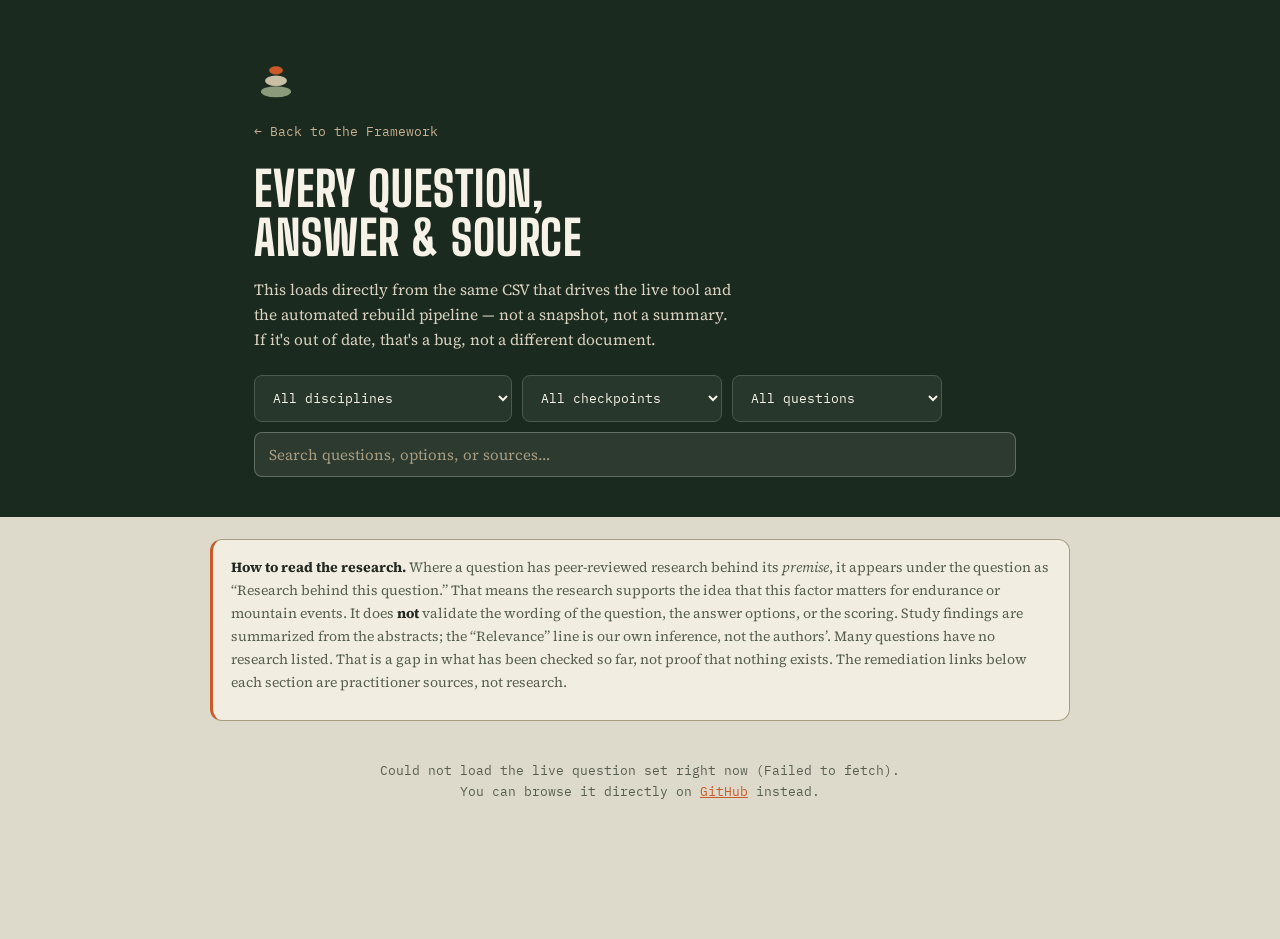
<file: questions.html>
<!DOCTYPE html>
<html lang="en">
<head>
<meta charset="UTF-8">
<meta name="viewport" content="width=device-width, initial-scale=1.0">
<title>Every Question, Answer &amp; Source &mdash; UERA | Jeff Cady</title>
<link rel="icon" href="favicon.svg" type="image/svg+xml">
<meta name="description" content="The complete UERA question set, live from the source CSV: every question, every answer option, every scoring rule, every remediation link.">
<link rel="preconnect" href="https://fonts.googleapis.com">
<link rel="preconnect" href="https://fonts.gstatic.com" crossorigin>
<link href="https://fonts.googleapis.com/css2?family=Big+Shoulders+Display:wght@600;700;800&family=Source+Serif+4:ital,opsz,wght@0,8..60,400;0,8..60,600;1,8..60,400&family=IBM+Plex+Mono:wght@400;500;600&display=swap" rel="stylesheet">
<link rel="stylesheet" href="theme.css">
<script src="theme.js"></script>
<style>
  .qb-hero{
    background:var(--pine);color:var(--cream);padding:56px 0 40px;position:relative;overflow:hidden;
  }
  .qb-hero::before{
    content:'';position:absolute;inset:0;background-image:var(--contour-pattern);
    background-size:600px;opacity:0.08;pointer-events:none;
  }
  .qb-hero .wrap{position:relative;}
  .qb-back{
    display:inline-flex;align-items:center;gap:6px;font-family:'IBM Plex Mono',monospace;
    font-size:12.5px;color:#c8b190;text-decoration:none;margin-bottom:24px;
  }
  .qb-back:hover{color:var(--accent);}
  .qb-hero h1{
    font-family:'Big Shoulders Display',sans-serif;font-weight:800;
    font-size:clamp(30px,5vw,48px);line-height:1.02;margin-bottom:14px;max-width:16ch;
  }
  .qb-hero p{font-size:15.5px;color:#d9d2c0;max-width:60ch;line-height:1.6;margin-bottom:22px;}
  .qb-search{
    display:flex;gap:10px;flex-wrap:wrap;align-items:center;
  }
  .qb-search input{
    flex:1;min-width:220px;background:rgba(255,255,255,0.08);border:1px solid rgba(255,255,255,0.25);
    color:var(--cream);padding:11px 14px;font-family:'Source Serif 4',serif;font-size:15px;
    border-radius:var(--radius-sm);
  }
  .qb-search input::placeholder{color:#a89c80;}
  .qb-search input:focus{outline:none;border-color:var(--accent);}
  .qb-select{
    background:rgba(255,255,255,0.06);border:1px solid #4a5a4d;color:#F7F2E7;padding:13px 14px;
    font-family:'IBM Plex Mono',monospace;font-size:13px;border-radius:var(--radius-sm);min-width:200px;
  }
  .qb-select:focus{outline:none;border-color:var(--accent);}
  .qb-select option{color:#1B2A1F;background:#F7F2E7;}
  .qb-count{font-family:'IBM Plex Mono',monospace;font-size:12px;color:#a89c80;white-space:nowrap;}
  .qb-status{
    max-width:900px;margin:0 auto;padding:40px 20px;text-align:center;
    font-family:'IBM Plex Mono',monospace;font-size:13px;color:var(--ink-soft);
  }
  .qb-content{max-width:900px;margin:0 auto;padding:16px 20px 80px;}
  .qb-cat{margin-top:44px;}
  .qb-cat:first-child{margin-top:8px;}
  .qb-cat h2{
    font-family:'Big Shoulders Display',sans-serif;font-weight:700;font-size:24px;
    padding-bottom:10px;border-bottom:2px solid var(--pine);margin-bottom:6px;
  }
  .qb-variant{margin-top:26px;}
  .qb-variant h3{
    font-family:'IBM Plex Mono',monospace;font-size:11.5px;letter-spacing:0.06em;text-transform:uppercase;
    color:var(--accent);margin-bottom:14px;
  }
  .qb-q{
    border:1px solid var(--line);background:var(--paper-2);padding:16px 18px;margin-bottom:10px;
  }
  .qb-q .qtext{font-size:15px;font-weight:600;margin-bottom:8px;}
  .qb-q .qflag{
    display:inline-block;font-family:'IBM Plex Mono',monospace;font-size:10px;letter-spacing:0.04em;
    color:var(--ink-soft);background:var(--paper);border:1px solid var(--line);border-radius:20px;
    padding:2px 8px;margin-left:8px;vertical-align:middle;text-transform:uppercase;
  }
  .qb-q ul{margin:0;padding-left:20px;}
  .qb-q li{font-size:13.5px;color:var(--ink-soft);line-height:1.6;}
  .qb-q li.na-opt{font-style:italic;}
  .qb-actions{margin-top:14px;}
  .qb-actions h4{
    font-family:'IBM Plex Mono',monospace;font-size:10.5px;letter-spacing:0.05em;text-transform:uppercase;
    color:var(--ink-soft);margin-bottom:8px;
  }
  .qb-action-item{
    display:flex;justify-content:space-between;gap:12px;font-size:14px;padding:7px 0;
    border-top:1px solid var(--line-soft);
  }
  .qb-action-item:first-child{border-top:none;}
  .qb-action-item a{color:var(--accent);text-decoration:underline;text-decoration-color:rgba(203,90,40,0.4);
    white-space:nowrap;flex-shrink:0;}
  .qb-action-item a:hover{text-decoration-color:var(--accent);}
  .qb-learnmore{
    display:flex;gap:16px;margin-top:10px;flex-wrap:wrap;
  }
  .qb-learnmore .lm{
    font-size:13.5px;
  }
  .qb-learnmore .kind{
    font-family:'IBM Plex Mono',monospace;font-size:9.5px;letter-spacing:0.05em;text-transform:uppercase;
    color:var(--accent);display:block;
  }
  .qb-learnmore a{color:var(--ink);text-decoration:underline;text-decoration-color:rgba(0,0,0,0.15);}
  .qb-learnmore a:hover{text-decoration-color:var(--ink);}
  .qb-evnote{max-width:900px;margin:0 auto;padding:22px 20px 0;}
  .qb-evnote .box{border:1px solid var(--line);border-left:3px solid var(--accent);background:var(--paper-2);padding:16px 18px;font-size:14px;line-height:1.65;color:var(--ink-soft);}
  .qb-evnote strong{color:var(--ink);}
  .qb-evnote .cov{font-family:'IBM Plex Mono',monospace;font-size:12px;letter-spacing:0.03em;color:var(--ink);margin-top:10px;}
  .qb-ev{margin-top:12px;padding-top:10px;border-top:1px dashed var(--line);}
  .qb-ev .evh{font-family:'IBM Plex Mono',monospace;font-size:10.5px;letter-spacing:0.08em;text-transform:uppercase;color:var(--accent);margin-bottom:6px;}
  .qb-ev details{margin:0 0 6px;font-size:13px;line-height:1.55;color:var(--ink-soft);}
  .qb-ev summary{cursor:pointer;color:var(--ink);font-weight:600;}
  .qb-ev .evtype{display:inline-block;font-family:'IBM Plex Mono',monospace;font-size:10px;letter-spacing:0.03em;color:var(--ink-soft);background:var(--paper);border:1px solid var(--line);border-radius:20px;padding:1px 8px;margin-left:6px;}
  .qb-ev p{margin:6px 0 4px;}
  .qb-ev .cite{font-size:12.5px;}
  .qb-ev a{color:var(--accent);text-decoration:underline;}
  .qb-noev{margin-top:10px;font-family:'IBM Plex Mono',monospace;font-size:10.5px;letter-spacing:0.04em;color:#8a8068;text-transform:uppercase;}
  .qb-hidden{display:none !important;}

  /* ---------- Rounded corners (boxes that were square) ----------
     Radius tokens come from theme.css. :where() keeps these at zero
     specificity, so they never override a radius set anywhere else. */
  :where(.qb-evnote .box,.qb-q){border-radius:var(--radius-md);}
</style>
</head>
<body>

<section class="qb-hero">
  <div class="wrap">
    <a class="site-mark" href="https://www.jcady.org/" aria-label="jcady.org home"><img src="cairn.svg" alt="" width="44" height="44"></a>
    <a class="qb-back" href="framework.html">&larr; Back to the Framework</a>
    <h1>Every question, answer &amp; source</h1>
    <p>This loads directly from the same CSV that drives the live tool and the automated rebuild pipeline &mdash; not a snapshot, not a summary. If it's out of date, that's a bug, not a different document.</p>
    <div class="qb-search">
      <select id="qb-disc" class="qb-select" aria-label="Filter by discipline">
        <option value="">All disciplines</option>
        <option value="ultra">Ultramarathon</option>
        <option value="hike">Long-distance hike or trek</option>
        <option value="mountaineering">Mountaineering</option>
        <option value="skimo">Ski mountaineering (skimo)</option>
      </select>
      <select id="qb-cat-filter" class="qb-select" aria-label="Filter by checkpoint">
        <option value="">All checkpoints</option>
      </select>
      <select id="qb-res" class="qb-select" aria-label="Filter by research">
        <option value="">All questions</option>
        <option value="yes">With linked research</option>
        <option value="no">No research yet</option>
      </select>
      <input type="text" id="qb-search-input" placeholder="Search questions, options, or sources&hellip;" autocomplete="off">
      <span class="qb-count" id="qb-count"></span>
    </div>
  </div>
</section>

<div class="qb-evnote"><div class="box">
<strong>How to read the research.</strong> Where a question has peer-reviewed research behind its <em>premise</em>, it appears under the question as &ldquo;Research behind this question.&rdquo; That means the research supports the idea that this factor matters for endurance or mountain events. It does <strong>not</strong> validate the wording of the question, the answer options, or the scoring. Study findings are summarized from the abstracts; the &ldquo;Relevance&rdquo; line is our own inference, not the authors&rsquo;. Many questions have no research listed. That is a gap in what has been checked so far, not proof that nothing exists. The remediation links below each section are practitioner sources, not research.
<div class="cov" id="qb-cov"></div>
</div></div>
<div id="qb-empty" class="qb-evnote qb-hidden"><div class="box">No questions match these filters.</div></div>
<div id="qb-status" class="qb-status">Loading the live question set from GitHub&hellip;</div>
<div id="qb-content" class="qb-content"></div>

<script>
const CSV_URL = 'https://raw.githubusercontent.com/jeffreycady/Ultra-Event-Readiness-and-Risk-Assessment/main/questions-and-learning-links.csv';

const CATEGORY_ORDER = ['terrain','environment','gear','nutrition','training','medical','safety','logistics','mental','recovery'];

function parseCSV(text){
  const rows = [];
  let row = [], field = '', inQuotes = false;
  let i = 0;
  const len = text.length;
  while(i < len){
    const c = text[i];
    if(inQuotes){
      if(c === '"'){
        if(text[i+1] === '"'){ field += '"'; i += 2; continue; }
        inQuotes = false; i++; continue;
      }
      field += c; i++; continue;
    }
    if(c === '"'){ inQuotes = true; i++; continue; }
    if(c === ','){ row.push(field); field = ''; i++; continue; }
    if(c === '\r'){ i++; continue; }
    if(c === '\n'){ row.push(field); field = ''; rows.push(row); row = []; i++; continue; }
    field += c; i++;
  }
  if(field.length > 0 || row.length > 0){ row.push(field); rows.push(row); }
  return rows;
}

function rowsToObjects(rows){
  const header = rows[0];
  return rows.slice(1).filter(r => r.length > 1 || r[0]).map(r => {
    const obj = {};
    header.forEach((h, idx) => { obj[h] = r[idx] !== undefined ? r[idx] : ''; });
    return obj;
  });
}

function escapeHtml(s){
  return String(s == null ? '' : s).replace(/[&<>"']/g, c => ({
    '&':'&amp;','<':'&lt;','>':'&gt;','"':'&quot;',"'":'&#39;'
  }[c]));
}

function groupData(records){
  // structure: { [categoryId]: { name, variants: { [variantKey]: {label, questions:[], actions:[], article, video} } } }
  const cats = {};
  records.forEach(r => {
    if(r['Row Type'] === 'Calculation Formula') return;
    const cid = r['Category ID'];
    if(!cid) return;
    if(!cats[cid]) cats[cid] = { name: r['Category Name'] || cid, variants: {} };
    const vkey = r['Variant Key'] || '';
    if(!cats[cid].variants[vkey]){
      cats[cid].variants[vkey] = { label: r['Variant Label'] || 'General', questions: [], actions: [], article: null, video: null };
    }
    const bucket = cats[cid].variants[vkey];
    if(!bucket.research) bucket.research = [];
    if(r['Row Type'] === 'Question'){
      bucket.questions.push({
        text: r['Text'],
        opts: r['Options (pipe-delimited)'].split('|').map(s => s.trim()),
        naNum: r['NA Option #'] ? parseInt(r['NA Option #'], 10) : null,
        info: (r['Informational Only (Y/N)'] || '').toUpperCase() === 'Y'
      });
    } else if(r['Row Type'] === 'Checklist Item Link'){
      bucket.actions.push({ text: r['Text'], url: r['URL'] });
    } else if(r['Row Type'] === 'Learn More - Article'){
      bucket.article = { title: r['Text'], url: r['URL'], source: r['Source'] };
    } else if(r['Row Type'] === 'Learn More - Video'){
      bucket.video = { title: r['Text'], url: r['URL'] };
    } else if(r['Row Type'] === 'Research Evidence'){
      const parts = (r['Text'] || '').split(' Relevance: ');
      bucket.research.push({
        item: parseInt(r['Item #'], 10),
        finding: parts[0],
        relevance: parts.slice(1).join(' Relevance: '),
        url: r['URL'], cite: r['Source'], type: r['Evidence Type'] || ''
      });
    }
  });
  return cats;
}

function render(cats){
  const container = document.getElementById('qb-content');
  let html = '';
  let totalQuestions = 0;
  let questionsWithResearch = 0;
  let studyUrls = {};

  CATEGORY_ORDER.forEach(cid => {
    const cat = cats[cid];
    if(!cat) return;
    html += `<div class="qb-cat" data-cat="${cid}"><h2>${escapeHtml(cat.name)}</h2>`;
    Object.keys(cat.variants).forEach(vkey => {
      const v = cat.variants[vkey];
      const FIRST = {firstUltraExtra:'ultra', firstHikeExtra:'hike', firstMountaineeringExtra:'mountaineering', firstSkimoExtra:'skimo'};
      const disc = FIRST[vkey] || (['ultra','hike','mountaineering','skimo'].indexOf(vkey) >= 0 ? vkey : '');
      html += `<div class="qb-variant" data-disc="${disc}">`;
      if(vkey) html += `<h3>${escapeHtml(v.label)}</h3>`;
      v.questions.forEach((q, qi) => {
        totalQuestions++;
        const evs = (v.research || []).filter(e => e.item === qi + 1);
        if(evs.length) questionsWithResearch++;
        let flag = '';
        if(q.info) flag = '<span class="qflag">Not scored</span>';
        else if(q.naNum) flag = '<span class="qflag">Has N/A option</span>';
        html += `<div class="qb-q" data-research="${evs.length ? 'yes' : 'no'}" data-search="${escapeHtml((q.text + ' ' + q.opts.join(' ') + ' ' + evs.map(e => e.cite + ' ' + e.finding + ' ' + e.type).join(' ')).toLowerCase())}">`;
        html += `<div class="qtext">${escapeHtml(q.text)}${flag}</div><ul>`;
        q.opts.forEach((opt, idx) => {
          const isNA = q.naNum && (idx + 1 === q.naNum);
          html += `<li class="${isNA ? 'na-opt' : ''}">${escapeHtml(opt)}</li>`;
        });
        html += `</ul>`;
        if(evs.length){
          html += `<div class="qb-ev"><div class="evh">Research behind this question</div>`;
          evs.forEach(e => {
            studyUrls[e.url] = 1;
            html += `<details><summary>${escapeHtml(e.cite.split(/\.\s/).slice(0,2).join('. ').slice(0,140))}${e.type ? '<span class="evtype">' + escapeHtml(e.type) + '</span>' : ''}</summary>
              <p><strong>Finding:</strong> ${escapeHtml(e.finding)}</p>
              ${e.relevance ? '<p><strong>Why it&rsquo;s relevant (our inference):</strong> ' + escapeHtml(e.relevance) + '</p>' : ''}
              <p class="cite">${escapeHtml(e.cite)} ${/^https?:\/\//.test(e.url||'') ? `<a href="${escapeHtml(e.url)}" target="_blank" rel="noopener">Source &#8599;</a>` : ''}</p></details>`;
          });
          html += `</div>`;
        } else if(!q.info){
          html += `<div class="qb-noev">No research linked yet</div>`;
        }
        html += `</div>`;
      });
      if(v.actions.length){
        html += `<div class="qb-actions"><h4>Remediation checklist</h4>`;
        v.actions.forEach(a => {
          html += `<div class="qb-action-item" data-search="${escapeHtml(a.text.toLowerCase())}">
            <span>${escapeHtml(a.text)}</span>
            ${/^https?:\/\//.test(a.url||'') ? `<a href="${escapeHtml(a.url)}" target="_blank" rel="noopener">Guide &#8599;</a>` : ''}
          </div>`;
        });
        html += `</div>`;
      }
      if(v.article || v.video){
        html += `<div class="qb-learnmore">`;
        if(v.article) html += `<div class="lm"><span class="kind">Article</span><a href="${escapeHtml(v.article.url)}" target="_blank" rel="noopener">${escapeHtml(v.article.title)}</a>${v.article.source ? ' &mdash; ' + escapeHtml(v.article.source) : ''}</div>`;
        if(v.video) html += `<div class="lm"><span class="kind">Video</span><a href="${escapeHtml(v.video.url)}" target="_blank" rel="noopener">${escapeHtml(v.video.title)}</a></div>`;
        html += `</div>`;
      }
      html += `</div>`;
    });
    html += `</div>`;
  });

  container.innerHTML = html;
  document.getElementById('qb-count').textContent = totalQuestions + ' questions loaded';
  document.getElementById('qb-cov').textContent = questionsWithResearch + ' of ' + totalQuestions + ' questions have linked research (' + Object.keys(studyUrls).length + ' studies). ' + (totalQuestions - questionsWithResearch) + ' do not yet.';
}

function attachSearch(cats){
  const input = document.getElementById('qb-search-input');
  const sel = document.getElementById('qb-disc');
  const catSel = document.getElementById('qb-cat-filter');
  const resSel = document.getElementById('qb-res');
  CATEGORY_ORDER.forEach(cid => {
    if(!cats[cid]) return;
    const o = document.createElement('option');
    o.value = cid; o.textContent = cats[cid].name;
    catSel.appendChild(o);
  });
  function apply(){
    const term = input.value.trim().toLowerCase();
    const disc = sel.value, cat = catSel.value, res = resSel.value;
    document.querySelectorAll('.qb-cat').forEach(c => {
      const catOk = !cat || c.dataset.cat === cat;
      let catVisible = false;
      c.querySelectorAll('.qb-variant').forEach(v => {
        const d = v.dataset.disc || '';
        const discOk = catOk && (!disc || d === '' || d === disc);
        let anyVisible = false;
        v.querySelectorAll('.qb-q').forEach(q => {
          const ok = discOk && (!res || q.dataset.research === res) && (!term || (q.dataset.search || '').includes(term));
          q.classList.toggle('qb-hidden', !ok);
          if(ok) anyVisible = true;
        });
        v.querySelectorAll('.qb-action-item').forEach(el => {
          // checklist links are not about research, so they are hidden while filtering by research
          const ok = discOk && !res && (!term || (el.dataset.search || '').includes(term));
          el.classList.toggle('qb-hidden', !ok);
          if(ok) anyVisible = true;
        });
        v.querySelectorAll('.qb-actions').forEach(x => x.classList.toggle('qb-hidden', !!res));
        v.querySelectorAll('.qb-learnmore').forEach(x => x.classList.toggle('qb-hidden', !!res || !!term));
        v.classList.toggle('qb-hidden', !discOk || !anyVisible);
        if(!v.classList.contains('qb-hidden')) catVisible = true;
      });
      c.classList.toggle('qb-hidden', !catVisible);
    });
    const shown = document.querySelectorAll('.qb-variant:not(.qb-hidden) .qb-q:not(.qb-hidden)').length;
    const total = document.querySelectorAll('.qb-q').length;
    const filtered = disc || term || cat || res;
    document.getElementById('qb-count').textContent = filtered ? (shown + ' of ' + total + ' questions shown') : (total + ' questions loaded');
    document.getElementById('qb-empty').classList.toggle('qb-hidden', !(filtered && shown === 0));
  }
  input.addEventListener('input', apply);
  [sel, catSel, resSel].forEach(el => el.addEventListener('change', apply));
}

fetch(CSV_URL)
  .then(res => {
    if(!res.ok) throw new Error('HTTP ' + res.status);
    return res.text();
  })
  .then(text => {
    const rows = parseCSV(text);
    const records = rowsToObjects(rows);
    const cats = groupData(records);
    document.getElementById('qb-status').style.display = 'none';
    render(cats);
    attachSearch(cats);
  })
  .catch(err => {
    document.getElementById('qb-status').innerHTML =
      'Could not load the live question set right now (' + escapeHtml(err.message) + ').<br>' +
      'You can browse it directly on <a href="https://github.com/jeffreycady/Ultra-Event-Readiness-and-Risk-Assessment/blob/main/questions-and-learning-links.csv" target="_blank" rel="noopener" style="color:var(--accent);">GitHub</a> instead.';
  });
</script>

<script data-goatcounter="https://jcady.goatcounter.com/count"
        async src="//gc.zgo.at/count.js"></script>
</body>
</html>
</file>
<file: theme.css>
/* ============================================================
   JEFF CADY / UESCA COACHING — SHARED THEME
   ------------------------------------------------------------
   Design tokens, resets, typography, layout shell, hero
   mechanism, and buttons shared by every page in this site
   family (jcady.org, uera.jcady.org, and any future page).

   HOW TO USE THIS FOR A NEW PAGE:
   1. Link this file + the same Google Fonts <link> this file
      assumes (Big Shoulders Display, Source Serif 4, IBM Plex
      Mono) — see any existing page's <head> for the exact tag.
   2. Link theme.js right after it (provides the topo contour
      background and the waypoint-ring icon generator).
   3. Use the classes below (.wrap, .hero, .btn, section,
      .section-title, etc.) for anything generic.
   4. Write page-specific CSS in your own page's <style> block,
      AFTER the theme.css <link>, so it can override anything
      that needs to differ (hero heading size, section colors,
      one-off components). Don't edit this file for a one-page
      need — only add something here if it's genuinely reusable
      across multiple pages.
   ============================================================ */

:root{
  /* ---- Core palette ---- */
  --paper:#DEDACB;
  --paper-2:#F1EEE1;
  --ink:#232922;
  --ink-soft:#565f4e;
  --pine:#1B2A1F;
  --pine-2:#25372A;
  --line:#A79C82;
  --line-soft:#c9c0a7;
  --accent:#CB5A28;
  --cream:#F7F2E7;
  --dim:#c8b190;
  --radius:8px;

  /* ---- Risk/status tiers ----
     For any tool that scores, flags, or rates something.
     Skip these tokens entirely on pages that don't need them. */
  --low:#4B7A4E;
  --mid:#B2812A;
  --high:#B23B2E;
  --low-bg:rgba(75,122,78,0.13);
  --mid-bg:rgba(178,129,42,0.15);
  --high-bg:rgba(178,59,46,0.14);
}

/* ---------- Reset & base ---------- */
*{box-sizing:border-box;}
html{scroll-behavior:smooth;}
body{
  margin:0;
  background:var(--paper);
  color:var(--ink);
  font-family:'Source Serif 4', Georgia, serif;
  -webkit-font-smoothing:antialiased;
  line-height:1.6;
}
img{max-width:100%;display:block;}
a{color:inherit;}

/* ---------- Typography ---------- */
h1,h2,h3,.display{
  font-family:'Big Shoulders Display', sans-serif;
  text-transform:uppercase;
  letter-spacing:0.02em;
  font-weight:800;
  margin:0;
}
.mono{font-family:'IBM Plex Mono', monospace;}
button{font-family:'IBM Plex Mono', monospace;cursor:pointer;}
button:focus-visible, input:focus-visible, a:focus-visible, label:focus-within{
  outline:3px solid var(--accent);
  outline-offset:2px;
}

/* ---------- Layout shell ---------- */
.wrap{max-width:820px;margin:0 auto;padding:0 24px;}
section{padding:64px 0;}
section + section{border-top:1px solid var(--line-soft);}
.section-title{font-size:clamp(26px,4vw,34px);margin-bottom:10px;}
.section-sub{color:var(--ink-soft);font-size:16px;max-width:60ch;margin-bottom:36px;font-style:italic;}

/* ---------- Hero (dark pine header w/ topo texture) ----------
   Structural mechanism only. Override .hero{padding} and
   .hero h1{font-size} per page — a two-word name and a
   four-word product title need different scale, and that's
   fine to set locally. */
.hero{
  background:var(--pine);
  color:var(--cream);
  position:relative;
  overflow:hidden;
  padding:76px 0 58px;
}
.hero::before{
  content:"";
  position:absolute;inset:0;
  background-image:var(--contour-pattern);
  opacity:0.5;
  pointer-events:none;
}
.hero .wrap{position:relative;z-index:1;}
.eyebrow{
  font-family:'IBM Plex Mono', monospace;
  font-size:12.5px;
  letter-spacing:0.17em;
  text-transform:uppercase;
  color:var(--dim);
  margin-bottom:19px;
  display:flex;
  align-items:center;
  gap:10px;
}
.eyebrow::before{content:"";width:26px;height:1px;background:var(--dim);display:inline-block;}
.hero h1{
  font-size:clamp(44px, 9vw, 80px);
  line-height:0.92;
  color:var(--cream);
}
.hero h1 em{font-style:normal;color:var(--accent);}
.hero p.lead{
  font-family:'Source Serif 4', serif;
  font-size:18.5px;
  color:#d9d2c0;
  max-width:52ch;
  margin-top:23px;
}

/* ---------- Buttons ---------- */
.btn-row{display:flex;gap:14px;margin-top:38px;flex-wrap:wrap;}
.btn{
  display:inline-flex;align-items:center;gap:10px;
  background:var(--accent);color:#fff;border:none;
  padding:15px 26px;font-size:13.5px;letter-spacing:0.06em;text-transform:uppercase;
  border-radius:var(--radius-sm);text-decoration:none;
  font-family:'IBM Plex Mono', monospace;
  transition:background .15s ease, transform .15s ease;
}
.btn:hover{background:#b04b1f;}
.btn:active{transform:translateY(1px);}
.btn:disabled{opacity:0.35;cursor:not-allowed;}
.btn.small{padding:9px 16px;font-size:11.5px;}

/* Ghost button — default styling assumes a light background
   (body sections on --paper/--paper-2). */
.btn.ghost{background:transparent;border:1px solid var(--line);color:var(--ink);}
.btn.ghost:hover{background:rgba(0,0,0,0.05);}

/* Ghost button automatically flips for dark/hero contexts —
   any page's hero gets a correctly-contrasted ghost button
   for free, no per-page override needed. */
.hero .btn.ghost, .btn.ghost-dark{
  border-color:rgba(247,242,231,0.4);color:var(--cream);
}
.hero .btn.ghost:hover, .btn.ghost-dark:hover{background:rgba(255,255,255,0.08);}

/* ---------- Tags / pills ----------
   Small rounded label chips — used for specialty tags,
   category labels, anything that reads as a short badge. */
.pill-row{display:flex;flex-wrap:wrap;gap:10px;}
.pill-row span, .pill-row a{
  font-family:'IBM Plex Mono', monospace;font-size:11.5px;letter-spacing:0.05em;text-transform:uppercase;
  border:1px solid var(--line);padding:6px 14px;border-radius:20px;color:var(--ink-soft);
  text-decoration:none;
}

/* ---------- Simple card ----------
   A bordered content block on --paper-2. Good starting point
   for fact boxes, callouts, or list cards on a new page. */
.card{background:var(--paper-2);border:1px solid var(--line-soft);padding:22px 24px;}

/* ---------- Footer shell ----------
   The dark marketing-style footer (name, blurb, contact,
   copyright). A tool that just needs a thin credit line
   at the bottom of its own screens doesn't need this at all.*/
footer.site-footer-full{background:var(--pine);color:var(--dim);padding:56px 0 32px;}
footer.site-footer-full h2{color:var(--cream);font-size:28px;margin-bottom:12px;}
footer.site-footer-full p.lead-f{color:#d9d2c0;font-size:15.5px;max-width:50ch;margin-bottom:32px;}
.footer-bottom{
  border-top:1px solid rgba(255,255,255,0.12);
  margin-top:36px;padding-top:22px;
  font-family:'IBM Plex Mono', monospace;font-size:11px;color:#a99b7d;
  display:flex;justify-content:space-between;flex-wrap:wrap;gap:10px;
}

/* ---------- SITE MARK ----------
   The JCady LLC cairn at the top of a page's hero, linking home. Copy cairn.svg and favicon.svg with theme.css, and add
   <link rel="icon" href="favicon.svg" type="image/svg+xml"> to <head>. */
.site-mark{display:block;width:max-content;line-height:0;margin:0 0 18px;border-radius:6px}
.site-mark img{width:44px;height:44px;display:block}
.site-mark:focus-visible{outline:2px solid var(--accent);outline-offset:4px}

/* ---------- Rounded corners ----------
   One radius scale for the site family: --radius-sm for inputs, selects and
   textareas, --radius-md for cards, panels and callouts, --radius-lg for
   dialogs, --radius-pill for pill shapes. --radius is now 8px, the same as
   --radius-sm (it was 2px); buttons (.btn) use --radius-sm. These rules use
   :where(), so they have zero specificity and only reach elements that had no
   radius of their own; anything a page already rounds keeps its radius. */
:root{--radius-sm:8px;--radius-md:12px;--radius-lg:14px;--radius-pill:999px;}
:where(input:not([type=checkbox]):not([type=radio]):not([type=range]):not([type=color]):not([type=file]):not([type=hidden]),select,textarea){border-radius:var(--radius-sm);}
:where(.card){border-radius:var(--radius-md);}
</file>
